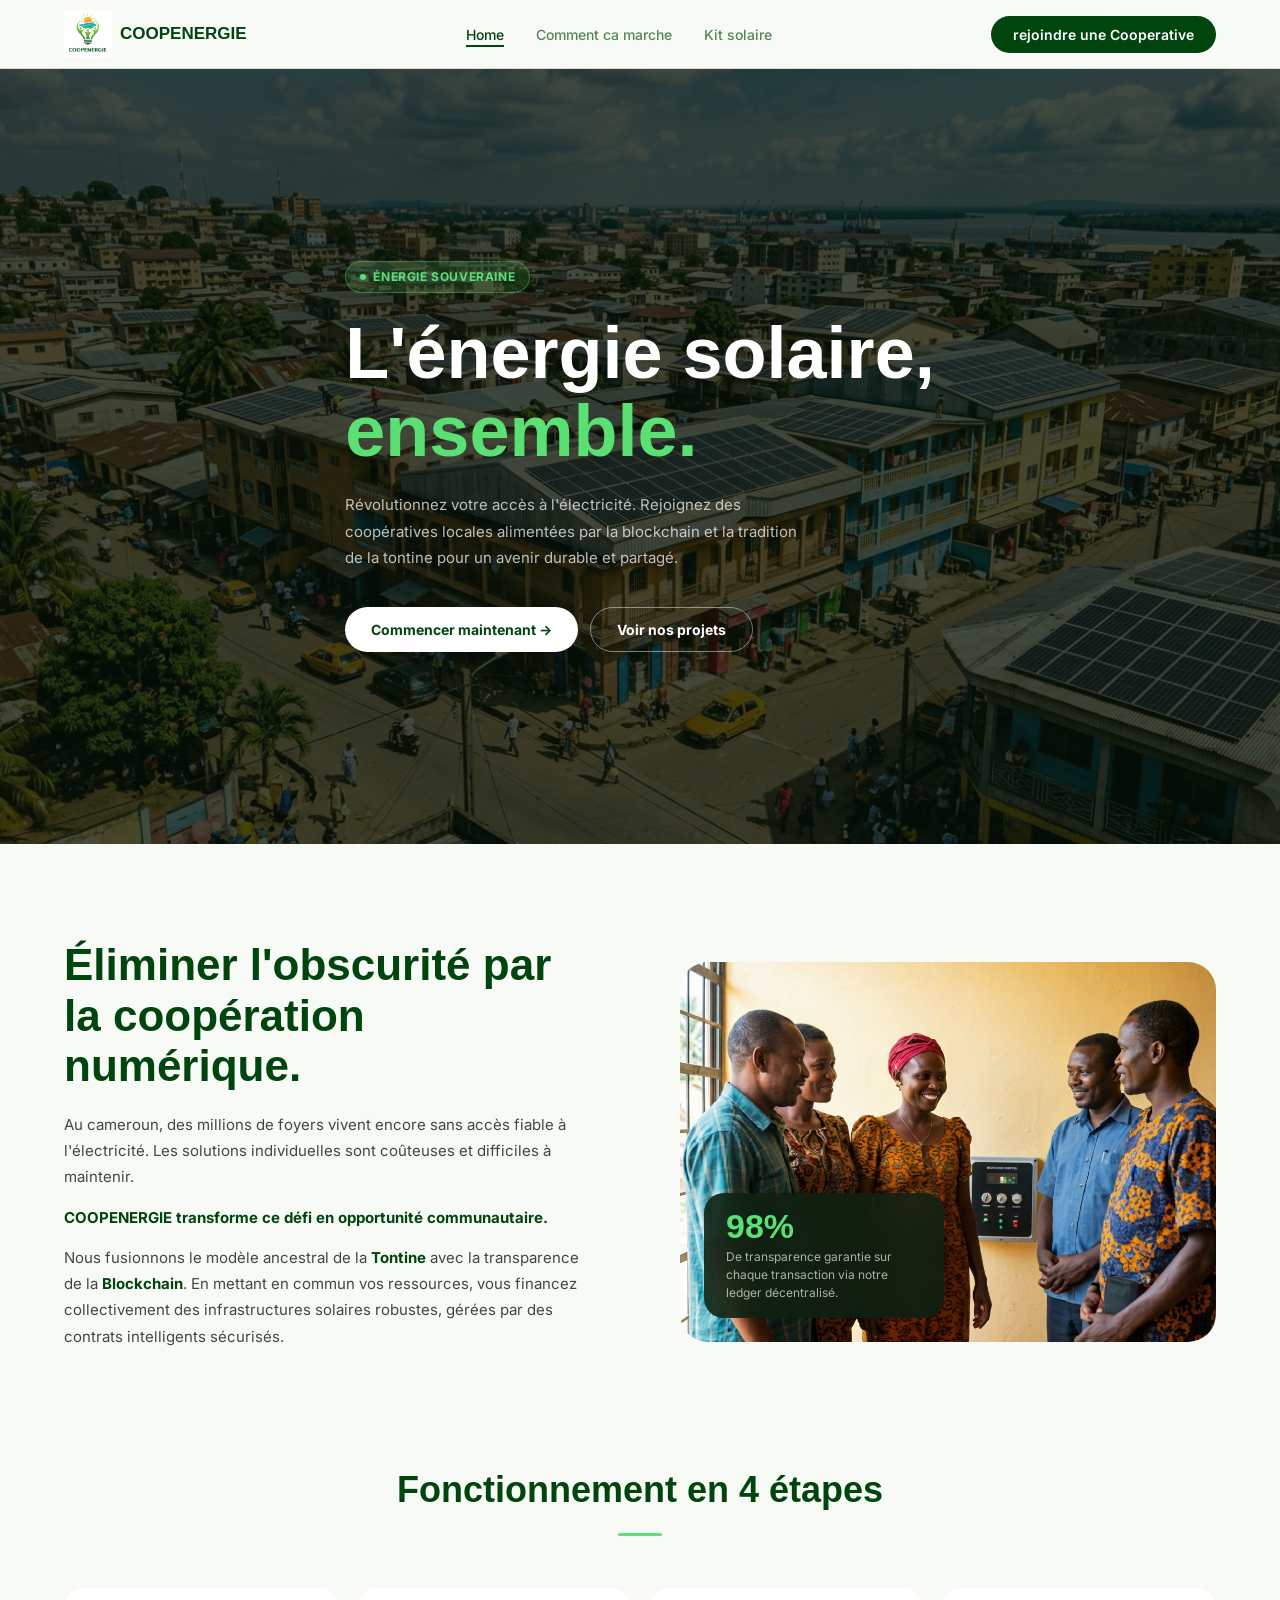
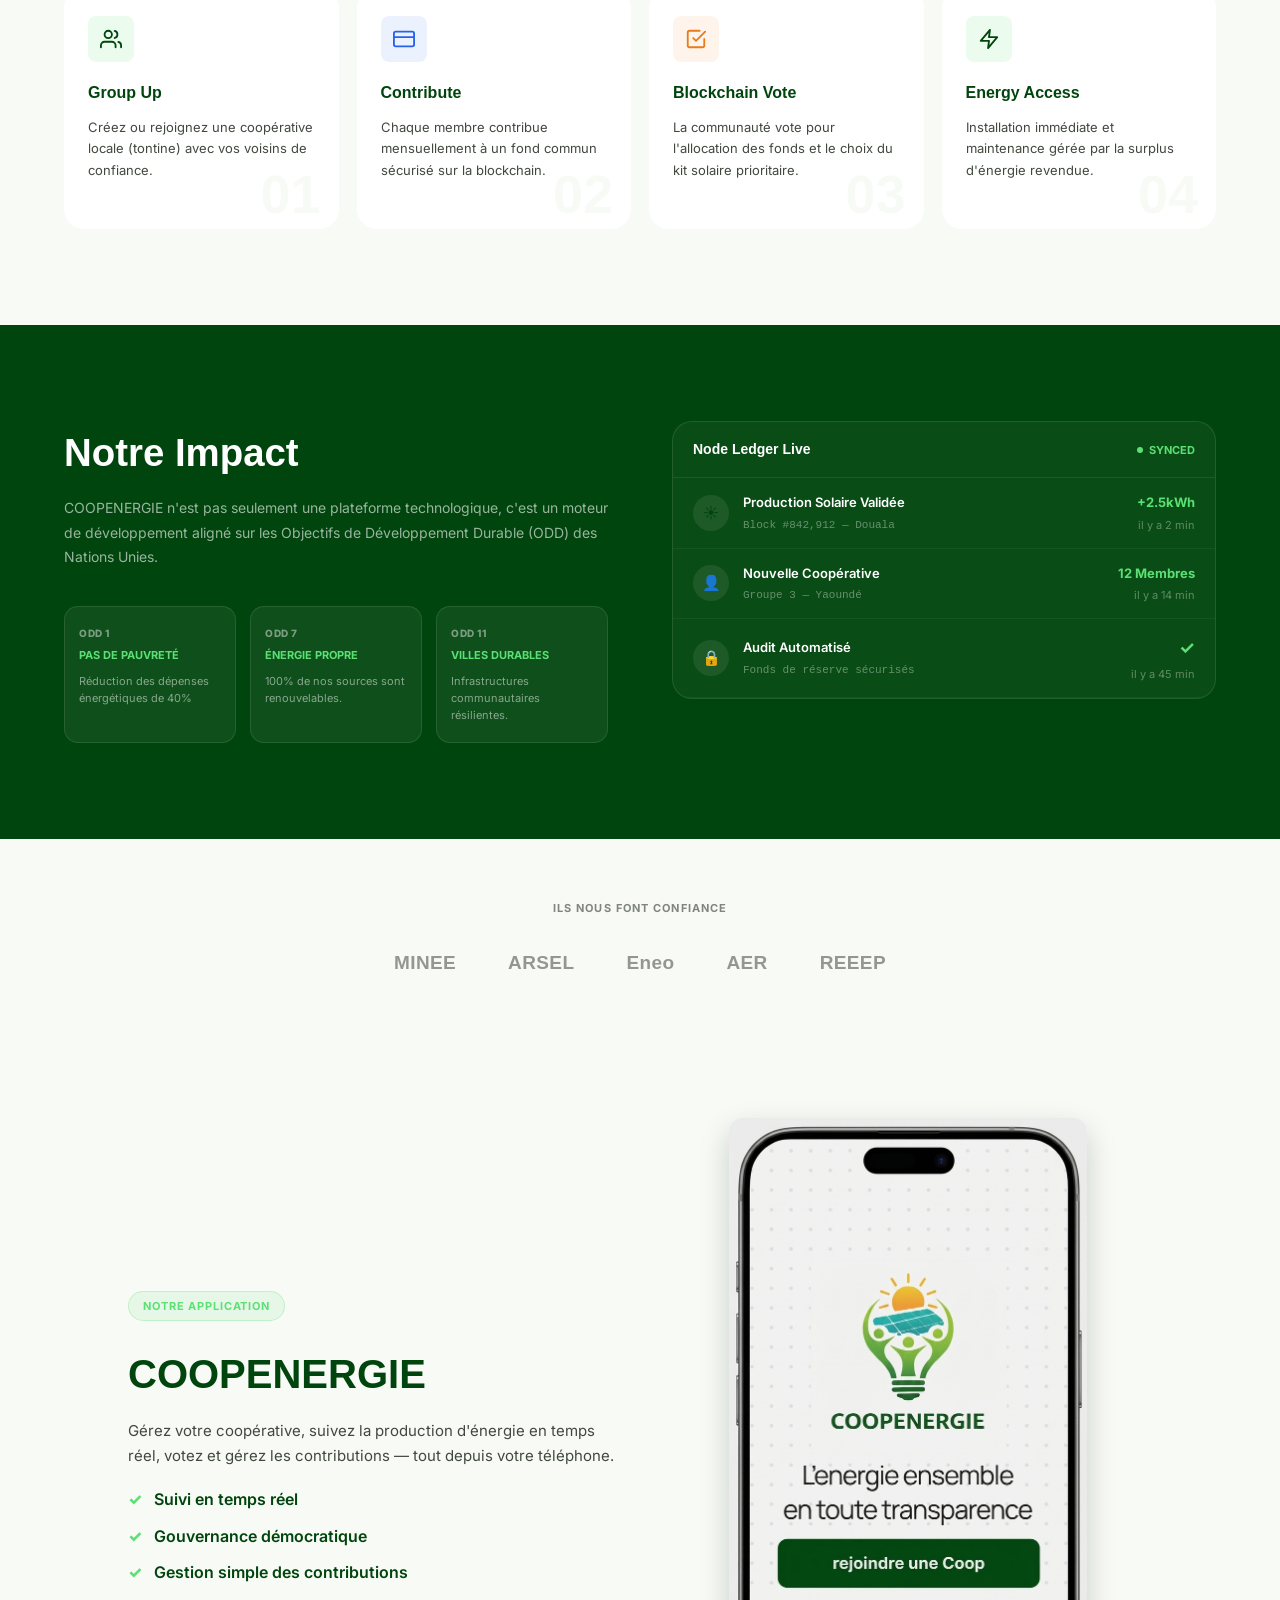
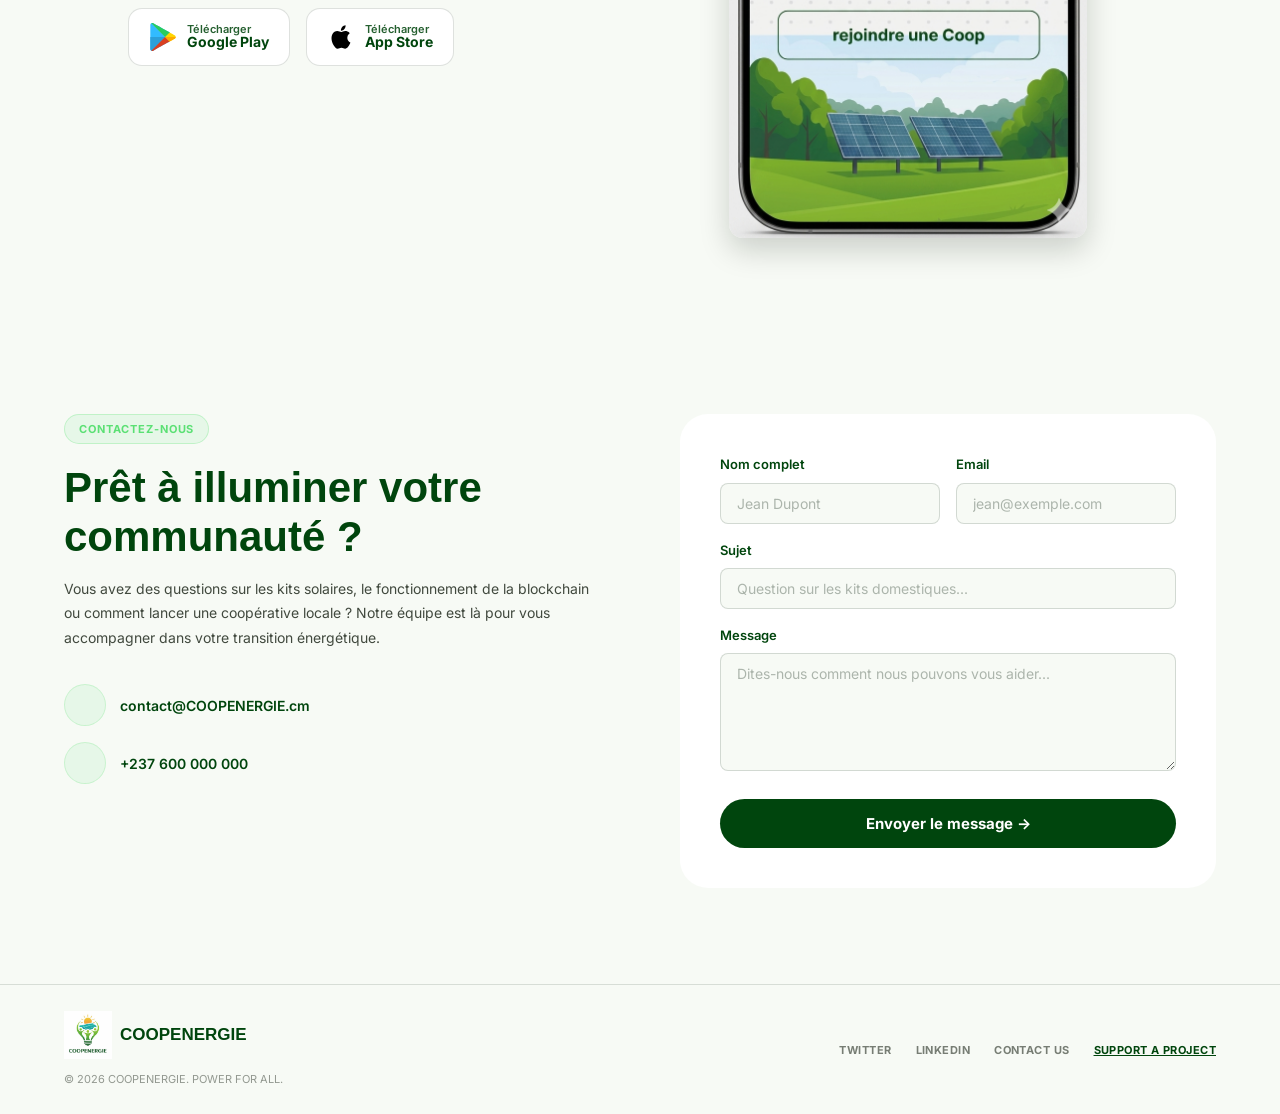
<file: index.html>
<!DOCTYPE html>
<html lang="fr">
<head>
  <meta charset="UTF-8">
  <meta name="viewport" content="width=device-width, initial-scale=1.0">
  <title>COOPENERGIE — L'énergie solaire, ensemble.</title>
  <link rel="preconnect" href="https://fonts.googleapis.com">
  <link href="https://fonts.googleapis.com/css2?family=inter:wght@400;600;700;800&family=Inter:wght@400;500;600;700&display=swap" rel="stylesheet">
  <link rel="stylesheet" href="home/home.css">
</head>
<body>

<!-- NAV -->
<nav>
  <div class="nav-inner">
    <a href="index.html" class="logo">
      <img src="image/logo.jpg" alt="COOPENERGIE" width="48" height="48">
      COOPENERGIE
    </a>
    <ul class="nav-links">
      <li><a href="home.html" class="active">Home</a></li>
      <li><a href="howitworks/howitworks.html">Comment ca marche</a></li>
      <li><a href="kit/kit.html">Kit solaire</a></li>
    </ul>
    <button class="btn-cta-nav">rejoindre une Cooperative</button>
     <button class="nav-toggle" aria-label="Ouvrir le menu" aria-expanded="false">
      <span class="hamburger" aria-hidden="true"></span>
    </button>
  </div>
</nav>

<!-- HERO -->
<section class="hero">
  <img class="hero-bg" src="image/hero.png" alt="Vue aérienne Douala">
  <div class="hero-overlay"></div>
  <div class="hero-content">
    <div class="badge-pill"><span class="badge-dot"></span>Énergie Souveraine</div>
    <h1>L'énergie solaire,<br><span class="green">ensemble.</span></h1>
    <p>Révolutionnez votre accès à l'électricité. Rejoignez des coopératives locales alimentées par la blockchain et la tradition de la tontine pour un avenir durable et partagé.</p>
    <div class="hero-btns">
      <button class="btn btn-white">Commencer maintenant &rarr;</button>
      <button class="btn btn-ghost-white">Voir nos projets</button>
    </div>
  </div>
</section>

<!-- ÉLIMINER -->
<section>
  <div class="wrap">
    <div class="split-grid">
      <div class="split-text">
        <h2>Éliminer l'obscurité par la coopération numérique.</h2>
        <p>Au cameroun, des millions de foyers vivent encore sans accès fiable à l'électricité. Les solutions individuelles sont coûteuses et difficiles à maintenir.</p>
        <p><strong>COOPENERGIE transforme ce défi en opportunité communautaire.</strong></p>
        <p>Nous fusionnons le modèle ancestral de la <strong>Tontine</strong> avec la transparence de la <strong>Blockchain</strong>. En mettant en commun vos ressources, vous financez collectivement des infrastructures solaires robustes, gérées par des contrats intelligents sécurisés.</p>
      </div>
      <div class="img-wrap">
        <img src="image/home.png" alt="Communauté COOPENERGIE" width="540" height="380">
        <div class="float-badge">
          <div class="fb-num">98%</div>
          <div class="fb-label">De transparence garantie sur chaque transaction via notre ledger décentralisé.</div>
        </div>
      </div>
    </div>
  </div>
</section>

<!-- FONCTIONNEMENT 4 ÉTAPES -->
<section style="padding-top: 0;">
  <div class="wrap">
    <div class="steps-head">
      <h2>Fonctionnement en 4 étapes</h2>
    </div>
    <div class="steps-grid">
      <div class="step-card">
        <div class="step-icon" style="background:rgba(91,224,116,.12);">
          <svg width="22" height="22" fill="none" viewBox="0 0 24 24"><path d="M17 21v-2a4 4 0 0 0-4-4H5a4 4 0 0 0-4 4v2" stroke="#00450D" stroke-width="2" stroke-linecap="round"/><circle cx="9" cy="7" r="4" stroke="#00450D" stroke-width="2"/><path d="M23 21v-2a4 4 0 0 0-3-3.87M16 3.13a4 4 0 0 1 0 7.75" stroke="#00450D" stroke-width="2" stroke-linecap="round"/></svg>
        </div>
        <h3>Group Up</h3>
        <p>Créez ou rejoignez une coopérative locale (tontine) avec vos voisins de confiance.</p>
        <span class="step-num">01</span>
      </div>
      <div class="step-card">
        <div class="step-icon" style="background:rgba(59,130,246,.1);">
          <svg width="22" height="22" fill="none" viewBox="0 0 24 24"><rect x="1" y="4" width="22" height="16" rx="2" stroke="#2563eb" stroke-width="2"/><line x1="1" y1="10" x2="23" y2="10" stroke="#2563eb" stroke-width="2"/></svg>
        </div>
        <h3>Contribute</h3>
        <p>Chaque membre contribue mensuellement à un fond commun sécurisé sur la blockchain.</p>
        <span class="step-num">02</span>
      </div>
      <div class="step-card">
        <div class="step-icon" style="background:rgba(251,146,60,.1);">
          <svg width="22" height="22" fill="none" viewBox="0 0 24 24"><path d="M9 11l3 3L22 4" stroke="#ea7b1a" stroke-width="2" stroke-linecap="round" stroke-linejoin="round"/><path d="M21 12v7a2 2 0 0 1-2 2H5a2 2 0 0 1-2-2V5a2 2 0 0 1 2-2h11" stroke="#ea7b1a" stroke-width="2" stroke-linecap="round"/></svg>
        </div>
        <h3>Blockchain Vote</h3>
        <p>La communauté vote pour l'allocation des fonds et le choix du kit solaire prioritaire.</p>
        <span class="step-num">03</span>
      </div>
      <div class="step-card">
        <div class="step-icon" style="background:rgba(91,224,116,.12);">
          <svg width="22" height="22" fill="none" viewBox="0 0 24 24"><path d="M13 2L3 14h9l-1 8 10-12h-9l1-8z" stroke="#00450D" stroke-width="2" stroke-linecap="round" stroke-linejoin="round"/></svg>
        </div>
        <h3>Energy Access</h3>
        <p>Installation immédiate et maintenance gérée par la surplus d'énergie revendue.</p>
        <span class="step-num">04</span>
      </div>
    </div>
  </div>
</section>

<!-- NOTRE IMPACT -->
<div class="impact-wrap">
  <div class="impact-inner">
    <div>
      <h2>Notre Impact</h2>
      <p class="impact-desc">COOPENERGIE n'est pas seulement une plateforme technologique, c'est un moteur de développement aligné sur les Objectifs de Développement Durable (ODD) des Nations Unies.</p>
      <div class="odd-row">
        <div class="odd-card">
          <div class="odd-tag">ODD 1</div>
          <div class="odd-val">PAS DE PAUVRETÉ</div>
          <p>Réduction des dépenses énergétiques de 40%</p>
        </div>
        <div class="odd-card">
          <div class="odd-tag">ODD 7</div>
          <div class="odd-val">ÉNERGIE PROPRE</div>
          <p>100% de nos sources sont renouvelables.</p>
        </div>
        <div class="odd-card">
          <div class="odd-tag">ODD 11</div>
          <div class="odd-val">VILLES DURABLES</div>
          <p>Infrastructures communautaires résilientes.</p>
        </div>
      </div>
    </div>
    <div class="ledger">
      <div class="ledger-hd">
        <span class="ltitle">Node Ledger Live</span>
        <span class="lstatus"><span class="sync-dot"></span> SYNCED</span>
      </div>
      <div class="ledger-row">
        <div class="ledger-icon">☀️</div>
        <div class="ledger-info">
          <div class="ledger-name">Production Solaire Validée</div>
          <div class="ledger-meta">Block #842,912 — Douala</div>
        </div>
        <div class="ledger-val">
          <div class="ledger-amount">+2.5kWh</div>
          <div class="ledger-time">il y a 2 min</div>
        </div>
      </div>
      <div class="ledger-row">
        <div class="ledger-icon">👤</div>
        <div class="ledger-info">
          <div class="ledger-name">Nouvelle Coopérative</div>
          <div class="ledger-meta">Groupe 3 — Yaoundé</div>
        </div>
        <div class="ledger-val">
          <div class="ledger-amount">12 Membres</div>
          <div class="ledger-time">il y a 14 min</div>
        </div>
      </div>
      <div class="ledger-row">
        <div class="ledger-icon">🔒</div>
        <div class="ledger-info">
          <div class="ledger-name">Audit Automatisé</div>
          <div class="ledger-meta">Fonds de réserve sécurisés</div>
        </div>
        <div class="ledger-val">
          <div class="ledger-amount" style="color:#5be074; font-size:18px;">✓</div>
          <div class="ledger-time">il y a 45 min</div>
        </div>
      </div>
    </div>
  </div>
</div>

<!-- PARTNERS -->
<div class="partners-wrap">
  <div class="wrap">
    <div class="ptag">Ils nous font confiance</div>
    <div class="p-logos">
      <span class="p-logo">MINEE</span>
      <span class="p-logo">ARSEL</span>
      <span class="p-logo">Eneo</span>
      <span class="p-logo">AER</span>
      <span class="p-logo">REEEP</span>
    </div>
  </div>
</div>

<!-- NOTRE APPLICATION -->
<section class="app-section">
  <div class="wrap">
    <div class="app-grid">
      <div class="app-content">
        <div class="section-label">Notre Application</div>
        <h2>COOPENERGIE</h2>
        <p class="app-desc">Gérez votre coopérative, suivez la production d'énergie en temps réel, votez et gérez les contributions — tout depuis votre téléphone.</p>
        <ul class="app-advantages">
          <li>Suivi en temps réel</li>
          <li>Gouvernance démocratique</li>
          <li>Gestion simple des contributions</li>
        </ul>
        <div class="store-buttons">
          <a href="#" class="store-btn playstore" aria-label="Télécharger sur Google Play">
            <img src="image/playstore.svg" alt="Google Play" class="store-icon" width="32" height="32" aria-hidden="true">
            <span class="store-text"><small>Télécharger</small><strong>Google Play</strong></span>
          </a>
          <a href="#" class="store-btn appstore" aria-label="Télécharger sur l'App Store">
            <img src="image/apple-logo.svg" alt="App Store" class="store-icon" width="32" height="32" aria-hidden="true">
            <span class="store-text"><small>Télécharger</small><strong>App Store</strong></span>
          </a>
        </div>
      </div>
      <div class="app-media">
        <img src="image/app.png" alt="Capture d'écran de l'application COOPENERGIE" width="200" height="180" style="object-fit: contain; ">
      </div>
    </div>
  </div>
</section>

<!-- CONTACT -->
<section class="contact-section">
  <div class="wrap">
    <div class="contact-grid">
      <div class="contact-info">
        <div class="section-label">Contactez-nous</div>
        <h2>Prêt à illuminer votre communauté&nbsp;?</h2>
        <p>Vous avez des questions sur les kits solaires, le fonctionnement de la blockchain ou comment lancer une coopérative locale&nbsp;? Notre équipe est là pour vous accompagner dans votre transition énergétique.</p>
        <div class="c-detail">
          <div class="c-icon"><i class="fas fa-envelope"></i></div>
          <span class="c-text">contact@COOPENERGIE.cm</span>
        </div>
        <div class="c-detail">
          <div class="c-icon"><i class="fas fa-phone"></i></div>
          <span class="c-text">+237 600 000 000</span>
        </div>
      </div>
      <div class="contact-form">
        <div class="form-row" style="margin-bottom:16px;">
          <div class="fg" style="margin-bottom:0;">
            <label>Nom complet</label>
            <input type="text" placeholder="Jean Dupont">
          </div>
          <div class="fg" style="margin-bottom:0;">
            <label>Email</label>
            <input type="email" placeholder="jean@exemple.com">
          </div>
        </div>
        <div class="fg">
          <label>Sujet</label>
          <input type="text" placeholder="Question sur les kits domestiques...">
        </div>
        <div class="fg">
          <label>Message</label>
          <textarea placeholder="Dites-nous comment nous pouvons vous aider..."></textarea>
        </div>
        <button class="btn-submit">Envoyer le message &#8594;</button>
      </div>
    </div>
  </div>
</section>

<!-- FOOTER -->
<footer>
  <div class="footer-inner">
    <div>
      <a href="home.html" class="logo" style="margin-bottom:5px; display:inline-flex;">
         <img src="image/logo.jpg" alt="COOPENERGIE" width="48" height="48">
        COOPENERGIE
      </a>
      <div class="footer-cr">© 2026 COOPENERGIE. POWER FOR ALL.</div>
    </div>
    <div class="footer-links">
      <a href="#">TWITTER</a>
      <a href="#">LINKEDIN</a>
      <a href="#">CONTACT US</a>
      <a href="#" class="hl">SUPPORT A PROJECT</a>
    </div>
  </div>
</footer>

<script>
(function(){
  var nav = document.querySelector('nav');
  if(!nav) return;
  var toggle = nav.querySelector('.nav-toggle');
  if(!toggle) return;
  toggle.addEventListener('click', function(e){
    var open = nav.classList.toggle('nav-open');
    toggle.setAttribute('aria-expanded', open ? 'true' : 'false');
  });
  document.addEventListener('click', function(e){
    if(!nav.classList.contains('nav-open')) return;
    if(!nav.contains(e.target)){
      nav.classList.remove('nav-open');
      toggle.setAttribute('aria-expanded','false');
    }
  });
  nav.querySelectorAll('.nav-links a').forEach(function(a){ a.addEventListener('click', function(){ nav.classList.remove('nav-open'); toggle.setAttribute('aria-expanded','false'); }); });
})();
</script>

</body>
</html>
</file>
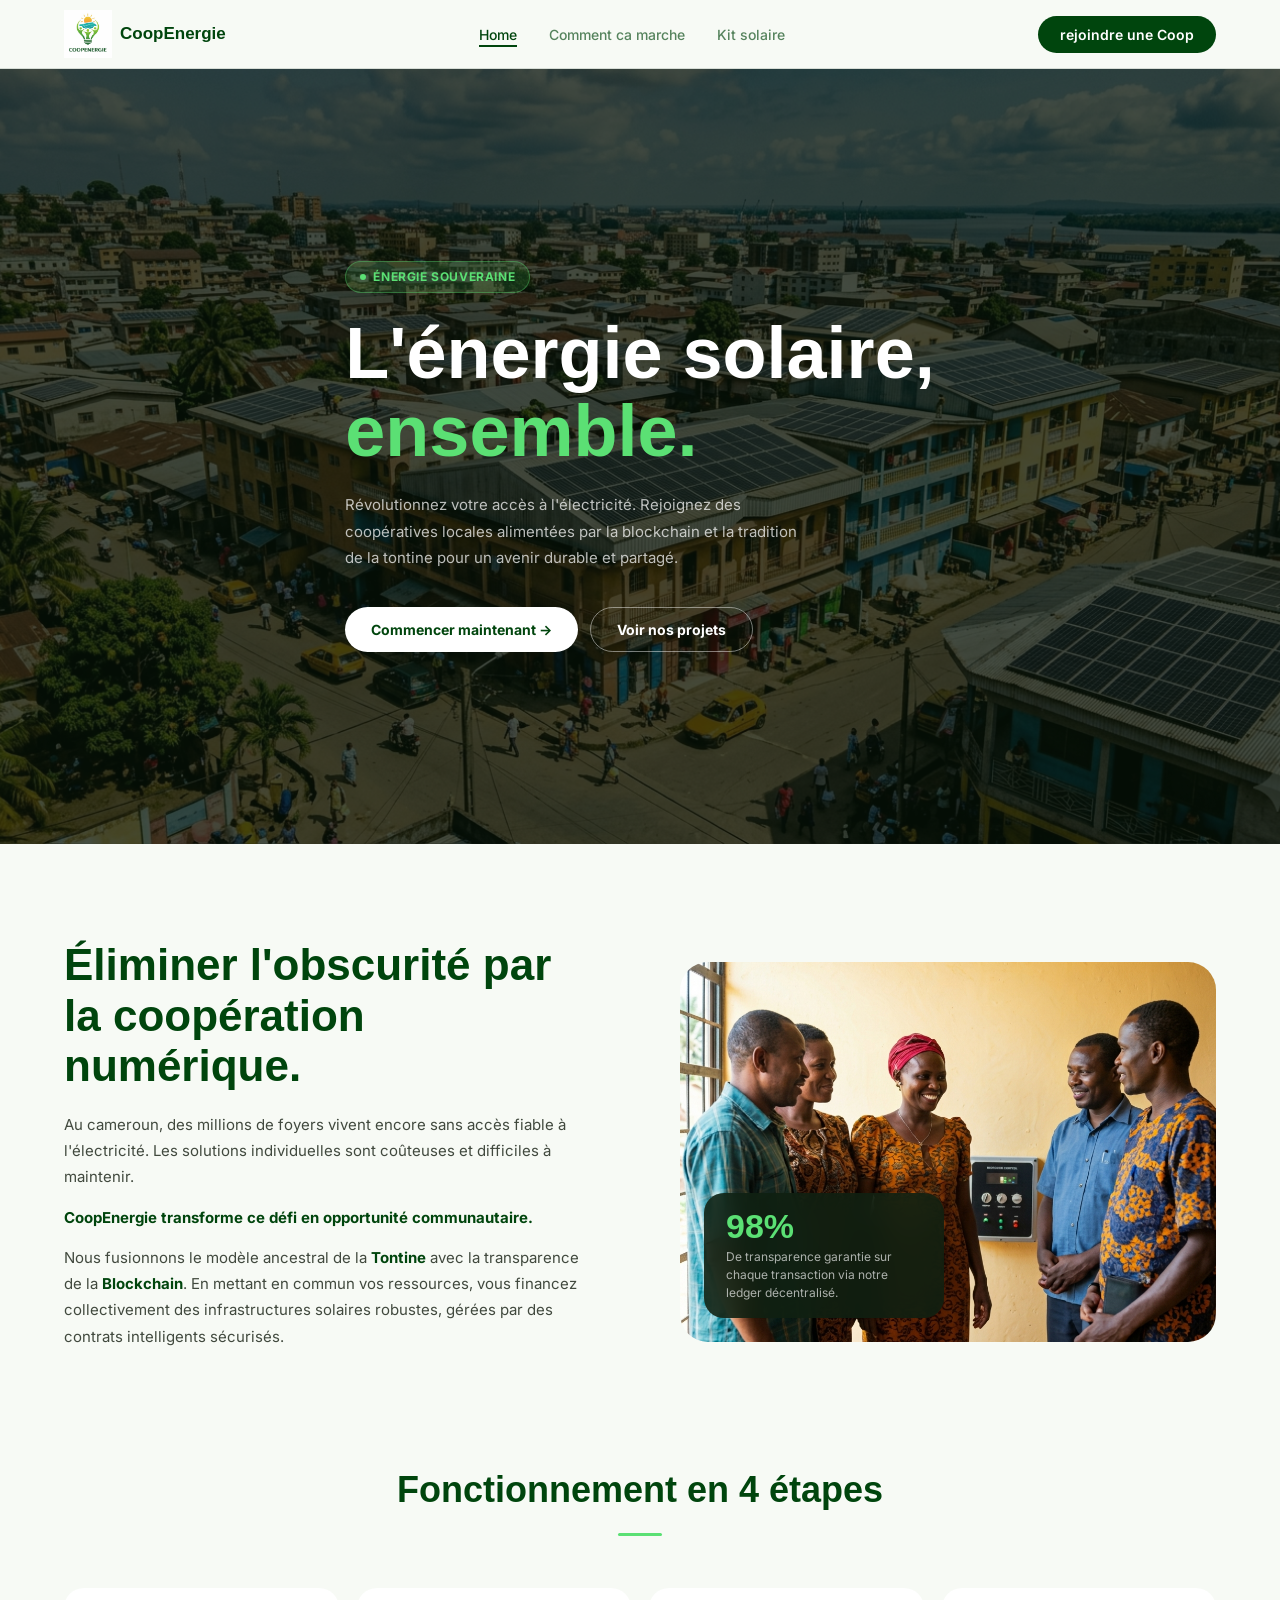
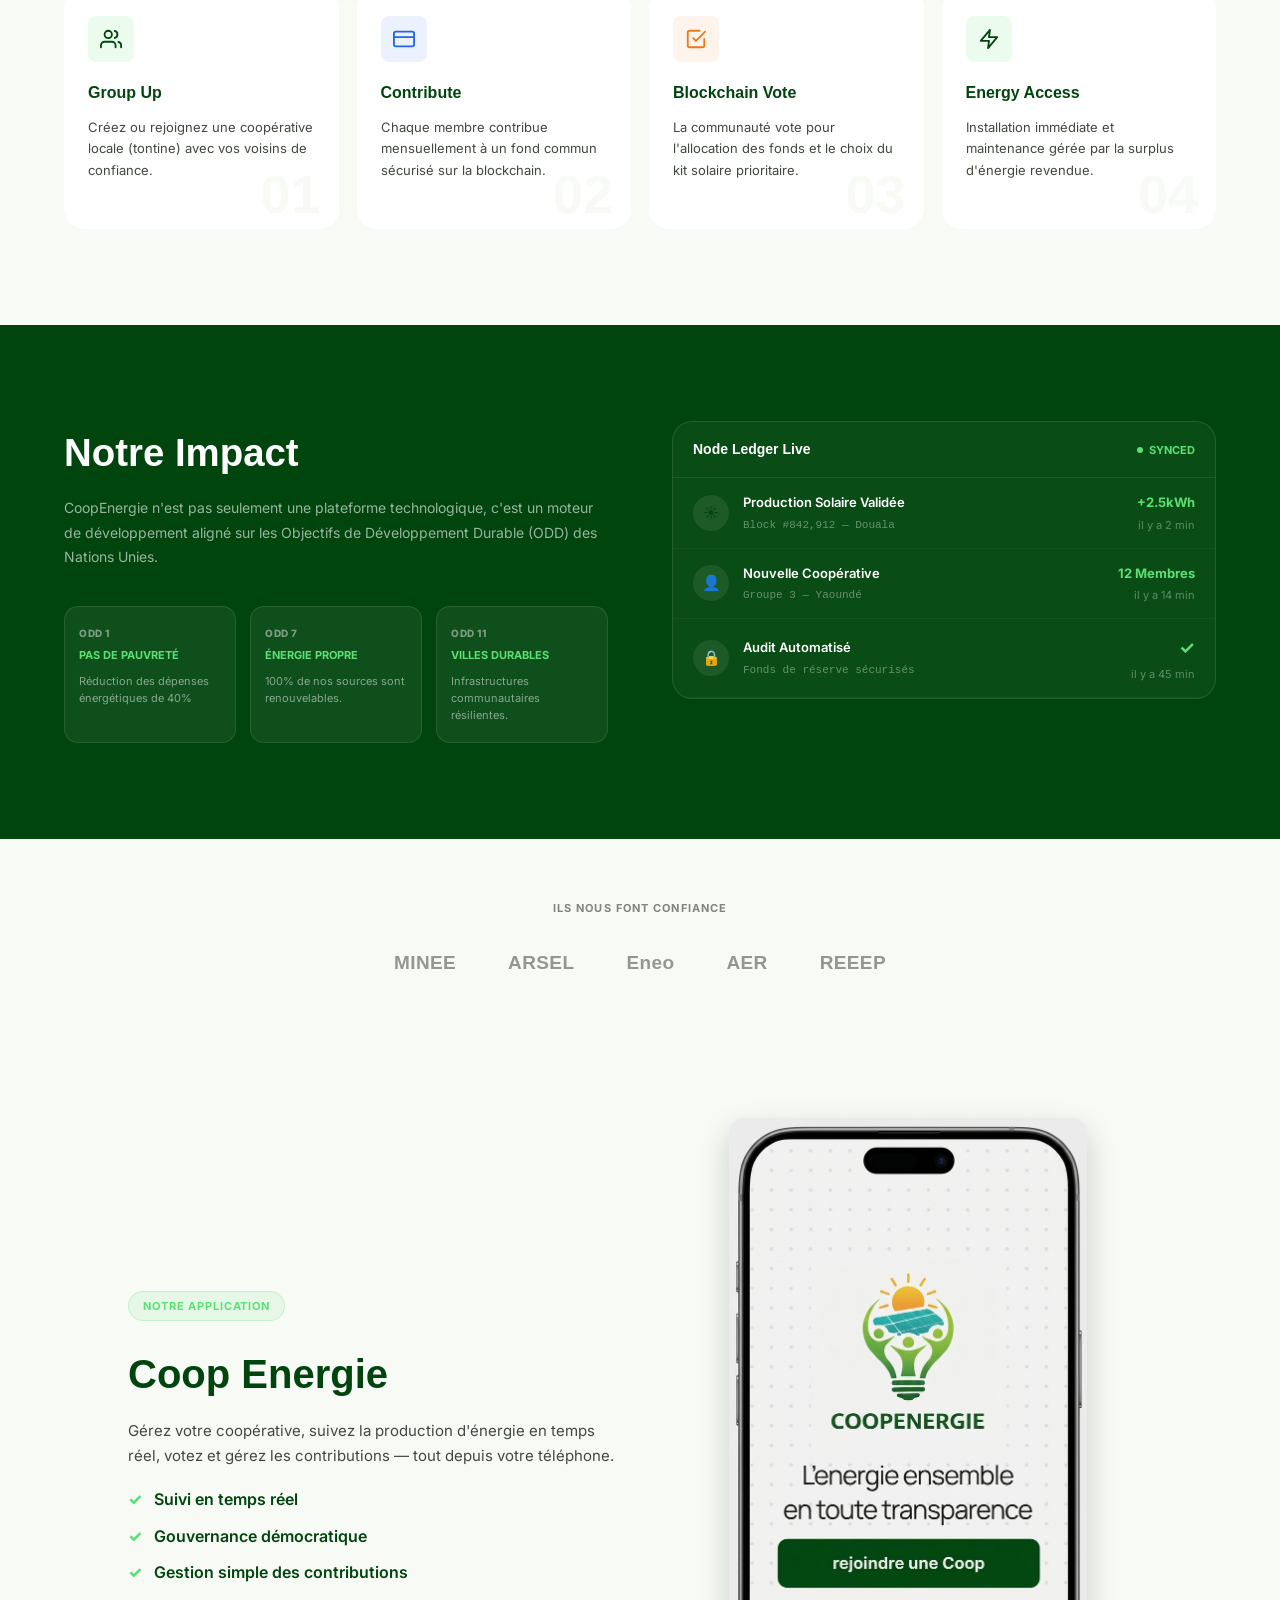
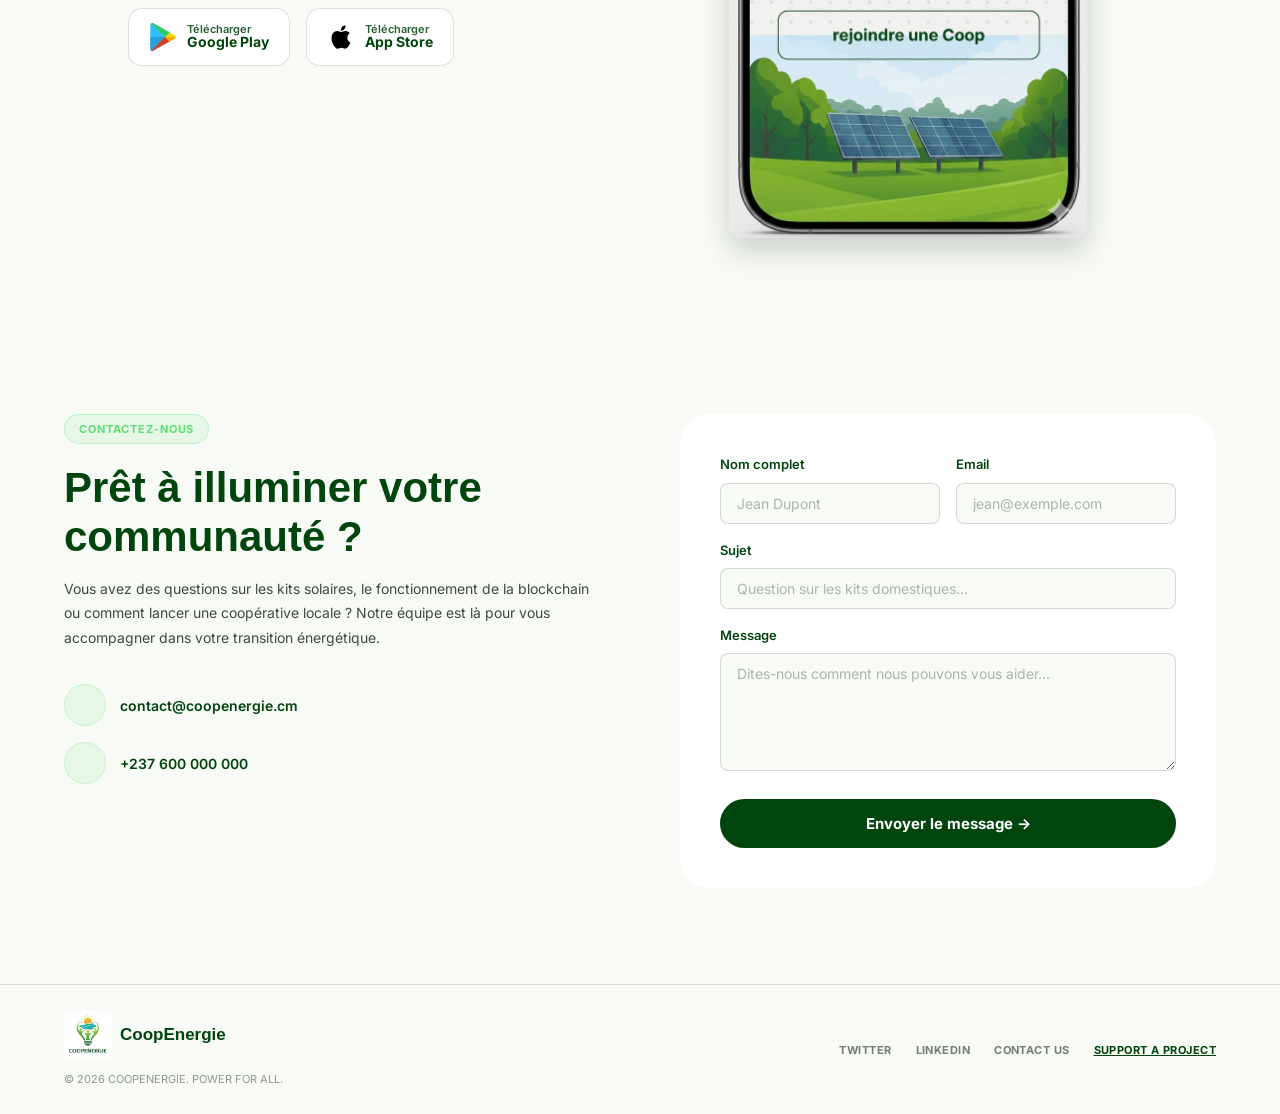
<file: home.html>
<!DOCTYPE html>
<html lang="fr">
<head>
  <meta charset="UTF-8">
  <meta name="viewport" content="width=device-width, initial-scale=1.0">
  <title>CoopEnergie — L'énergie solaire, ensemble.</title>
  <link rel="preconnect" href="https://fonts.googleapis.com">
  <link href="https://fonts.googleapis.com/css2?family=inter:wght@400;600;700;800&family=Inter:wght@400;500;600;700&display=swap" rel="stylesheet">
  <link rel="stylesheet" href="home/home.css">
</head>
<body>

<!-- NAV -->
<nav>
  <div class="nav-inner">
    <a href="home.html" class="logo">
      <img src="image/logo.jpg" alt="CoopEnergie" width="48" height="48">
      CoopEnergie
    </a>
    <button class="nav-toggle" aria-label="Ouvrir le menu" aria-expanded="false">
      <span class="hamburger" aria-hidden="true"></span>
    </button>
    <ul class="nav-links">
      <li><a href="home.html" class="active">Home</a></li>
      <li><a href="howitworks/howitworks.html">Comment ca marche</a></li>
      <li><a href="kit/kit.html">Kit solaire</a></li>
    </ul>
    <button class="btn-cta-nav">rejoindre une Coop</button>
  </div>
</nav>

<!-- HERO -->
<section class="hero">
  <img class="hero-bg" src="image/hero.png" alt="Vue aérienne Douala">
  <div class="hero-overlay"></div>
  <div class="hero-content">
    <div class="badge-pill"><span class="badge-dot"></span>Énergie Souveraine</div>
    <h1>L'énergie solaire,<br><span class="green">ensemble.</span></h1>
    <p>Révolutionnez votre accès à l'électricité. Rejoignez des coopératives locales alimentées par la blockchain et la tradition de la tontine pour un avenir durable et partagé.</p>
    <div class="hero-btns">
      <button class="btn btn-white">Commencer maintenant &rarr;</button>
      <button class="btn btn-ghost-white">Voir nos projets</button>
    </div>
  </div>
</section>

<!-- ÉLIMINER -->
<section>
  <div class="wrap">
    <div class="split-grid">
      <div class="split-text">
        <h2>Éliminer l'obscurité par la coopération numérique.</h2>
        <p>Au cameroun, des millions de foyers vivent encore sans accès fiable à l'électricité. Les solutions individuelles sont coûteuses et difficiles à maintenir.</p>
        <p><strong>CoopEnergie transforme ce défi en opportunité communautaire.</strong></p>
        <p>Nous fusionnons le modèle ancestral de la <strong>Tontine</strong> avec la transparence de la <strong>Blockchain</strong>. En mettant en commun vos ressources, vous financez collectivement des infrastructures solaires robustes, gérées par des contrats intelligents sécurisés.</p>
      </div>
      <div class="img-wrap">
        <img src="image/home.png" alt="Communauté CoopEnergie" width="540" height="380">
        <div class="float-badge">
          <div class="fb-num">98%</div>
          <div class="fb-label">De transparence garantie sur chaque transaction via notre ledger décentralisé.</div>
        </div>
      </div>
    </div>
  </div>
</section>

<!-- FONCTIONNEMENT 4 ÉTAPES -->
<section style="padding-top: 0;">
  <div class="wrap">
    <div class="steps-head">
      <h2>Fonctionnement en 4 étapes</h2>
    </div>
    <div class="steps-grid">
      <div class="step-card">
        <div class="step-icon" style="background:rgba(91,224,116,.12);">
          <svg width="22" height="22" fill="none" viewBox="0 0 24 24"><path d="M17 21v-2a4 4 0 0 0-4-4H5a4 4 0 0 0-4 4v2" stroke="#00450D" stroke-width="2" stroke-linecap="round"/><circle cx="9" cy="7" r="4" stroke="#00450D" stroke-width="2"/><path d="M23 21v-2a4 4 0 0 0-3-3.87M16 3.13a4 4 0 0 1 0 7.75" stroke="#00450D" stroke-width="2" stroke-linecap="round"/></svg>
        </div>
        <h3>Group Up</h3>
        <p>Créez ou rejoignez une coopérative locale (tontine) avec vos voisins de confiance.</p>
        <span class="step-num">01</span>
      </div>
      <div class="step-card">
        <div class="step-icon" style="background:rgba(59,130,246,.1);">
          <svg width="22" height="22" fill="none" viewBox="0 0 24 24"><rect x="1" y="4" width="22" height="16" rx="2" stroke="#2563eb" stroke-width="2"/><line x1="1" y1="10" x2="23" y2="10" stroke="#2563eb" stroke-width="2"/></svg>
        </div>
        <h3>Contribute</h3>
        <p>Chaque membre contribue mensuellement à un fond commun sécurisé sur la blockchain.</p>
        <span class="step-num">02</span>
      </div>
      <div class="step-card">
        <div class="step-icon" style="background:rgba(251,146,60,.1);">
          <svg width="22" height="22" fill="none" viewBox="0 0 24 24"><path d="M9 11l3 3L22 4" stroke="#ea7b1a" stroke-width="2" stroke-linecap="round" stroke-linejoin="round"/><path d="M21 12v7a2 2 0 0 1-2 2H5a2 2 0 0 1-2-2V5a2 2 0 0 1 2-2h11" stroke="#ea7b1a" stroke-width="2" stroke-linecap="round"/></svg>
        </div>
        <h3>Blockchain Vote</h3>
        <p>La communauté vote pour l'allocation des fonds et le choix du kit solaire prioritaire.</p>
        <span class="step-num">03</span>
      </div>
      <div class="step-card">
        <div class="step-icon" style="background:rgba(91,224,116,.12);">
          <svg width="22" height="22" fill="none" viewBox="0 0 24 24"><path d="M13 2L3 14h9l-1 8 10-12h-9l1-8z" stroke="#00450D" stroke-width="2" stroke-linecap="round" stroke-linejoin="round"/></svg>
        </div>
        <h3>Energy Access</h3>
        <p>Installation immédiate et maintenance gérée par la surplus d'énergie revendue.</p>
        <span class="step-num">04</span>
      </div>
    </div>
  </div>
</section>

<!-- NOTRE IMPACT -->
<div class="impact-wrap">
  <div class="impact-inner">
    <div>
      <h2>Notre Impact</h2>
      <p class="impact-desc">CoopEnergie n'est pas seulement une plateforme technologique, c'est un moteur de développement aligné sur les Objectifs de Développement Durable (ODD) des Nations Unies.</p>
      <div class="odd-row">
        <div class="odd-card">
          <div class="odd-tag">ODD 1</div>
          <div class="odd-val">PAS DE PAUVRETÉ</div>
          <p>Réduction des dépenses énergétiques de 40%</p>
        </div>
        <div class="odd-card">
          <div class="odd-tag">ODD 7</div>
          <div class="odd-val">ÉNERGIE PROPRE</div>
          <p>100% de nos sources sont renouvelables.</p>
        </div>
        <div class="odd-card">
          <div class="odd-tag">ODD 11</div>
          <div class="odd-val">VILLES DURABLES</div>
          <p>Infrastructures communautaires résilientes.</p>
        </div>
      </div>
    </div>
    <div class="ledger">
      <div class="ledger-hd">
        <span class="ltitle">Node Ledger Live</span>
        <span class="lstatus"><span class="sync-dot"></span> SYNCED</span>
      </div>
      <div class="ledger-row">
        <div class="ledger-icon">☀️</div>
        <div class="ledger-info">
          <div class="ledger-name">Production Solaire Validée</div>
          <div class="ledger-meta">Block #842,912 — Douala</div>
        </div>
        <div class="ledger-val">
          <div class="ledger-amount">+2.5kWh</div>
          <div class="ledger-time">il y a 2 min</div>
        </div>
      </div>
      <div class="ledger-row">
        <div class="ledger-icon">👤</div>
        <div class="ledger-info">
          <div class="ledger-name">Nouvelle Coopérative</div>
          <div class="ledger-meta">Groupe 3 — Yaoundé</div>
        </div>
        <div class="ledger-val">
          <div class="ledger-amount">12 Membres</div>
          <div class="ledger-time">il y a 14 min</div>
        </div>
      </div>
      <div class="ledger-row">
        <div class="ledger-icon">🔒</div>
        <div class="ledger-info">
          <div class="ledger-name">Audit Automatisé</div>
          <div class="ledger-meta">Fonds de réserve sécurisés</div>
        </div>
        <div class="ledger-val">
          <div class="ledger-amount" style="color:#5be074; font-size:18px;">✓</div>
          <div class="ledger-time">il y a 45 min</div>
        </div>
      </div>
    </div>
  </div>
</div>

<!-- PARTNERS -->
<div class="partners-wrap">
  <div class="wrap">
    <div class="ptag">Ils nous font confiance</div>
    <div class="p-logos">
      <span class="p-logo">MINEE</span>
      <span class="p-logo">ARSEL</span>
      <span class="p-logo">Eneo</span>
      <span class="p-logo">AER</span>
      <span class="p-logo">REEEP</span>
    </div>
  </div>
</div>

<!-- NOTRE APPLICATION -->
<section class="app-section">
  <div class="wrap">
    <div class="app-grid">
      <div class="app-content">
        <div class="section-label">Notre Application</div>
        <h2>Coop Energie</h2>
        <p class="app-desc">Gérez votre coopérative, suivez la production d'énergie en temps réel, votez et gérez les contributions — tout depuis votre téléphone.</p>
        <ul class="app-advantages">
          <li>Suivi en temps réel</li>
          <li>Gouvernance démocratique</li>
          <li>Gestion simple des contributions</li>
        </ul>
        <div class="store-buttons">
          <a href="#" class="store-btn playstore" aria-label="Télécharger sur Google Play">
            <img src="image/playstore.svg" alt="Google Play" class="store-icon" width="32" height="32" aria-hidden="true">
            <span class="store-text"><small>Télécharger</small><strong>Google Play</strong></span>
          </a>
          <a href="#" class="store-btn appstore" aria-label="Télécharger sur l'App Store">
            <img src="image/apple-logo.svg" alt="App Store" class="store-icon" width="32" height="32" aria-hidden="true">
            <span class="store-text"><small>Télécharger</small><strong>App Store</strong></span>
          </a>
        </div>
      </div>
      <div class="app-media">
        <img src="image/app.png" alt="Capture d'écran de l'application Coop Energie" width="200" height="180" style="object-fit: contain; ">
      </div>
    </div>
  </div>
</section>

<!-- CONTACT -->
<section class="contact-section">
  <div class="wrap">
    <div class="contact-grid">
      <div class="contact-info">
        <div class="section-label">Contactez-nous</div>
        <h2>Prêt à illuminer votre communauté&nbsp;?</h2>
        <p>Vous avez des questions sur les kits solaires, le fonctionnement de la blockchain ou comment lancer une coopérative locale&nbsp;? Notre équipe est là pour vous accompagner dans votre transition énergétique.</p>
        <div class="c-detail">
          <div class="c-icon"><i class="fas fa-envelope"></i></div>
          <span class="c-text">contact@coopenergie.cm</span>
        </div>
        <div class="c-detail">
          <div class="c-icon"><i class="fas fa-phone"></i></div>
          <span class="c-text">+237 600 000 000</span>
        </div>
      </div>
      <div class="contact-form">
        <div class="form-row" style="margin-bottom:16px;">
          <div class="fg" style="margin-bottom:0;">
            <label>Nom complet</label>
            <input type="text" placeholder="Jean Dupont">
          </div>
          <div class="fg" style="margin-bottom:0;">
            <label>Email</label>
            <input type="email" placeholder="jean@exemple.com">
          </div>
        </div>
        <div class="fg">
          <label>Sujet</label>
          <input type="text" placeholder="Question sur les kits domestiques...">
        </div>
        <div class="fg">
          <label>Message</label>
          <textarea placeholder="Dites-nous comment nous pouvons vous aider..."></textarea>
        </div>
        <button class="btn-submit">Envoyer le message &#8594;</button>
      </div>
    </div>
  </div>
</section>

<!-- FOOTER -->
<footer>
  <div class="footer-inner">
    <div>
      <a href="home.html" class="logo" style="margin-bottom:5px; display:inline-flex;">
         <img src="image/logo.jpg" alt="CoopEnergie" width="48" height="48">
        CoopEnergie
      </a>
      <div class="footer-cr">© 2026 COOPENERGIE. POWER FOR ALL.</div>
    </div>
    <div class="footer-links">
      <a href="#">TWITTER</a>
      <a href="#">LINKEDIN</a>
      <a href="#">CONTACT US</a>
      <a href="#" class="hl">SUPPORT A PROJECT</a>
    </div>
  </div>
</footer>

<script>
(function(){
  var nav = document.querySelector('nav');
  if(!nav) return;
  var toggle = nav.querySelector('.nav-toggle');
  if(!toggle) return;
  toggle.addEventListener('click', function(e){
    var open = nav.classList.toggle('nav-open');
    toggle.setAttribute('aria-expanded', open ? 'true' : 'false');
  });
  document.addEventListener('click', function(e){
    if(!nav.classList.contains('nav-open')) return;
    if(!nav.contains(e.target)){
      nav.classList.remove('nav-open');
      toggle.setAttribute('aria-expanded','false');
    }
  });
  nav.querySelectorAll('.nav-links a').forEach(function(a){ a.addEventListener('click', function(){ nav.classList.remove('nav-open'); toggle.setAttribute('aria-expanded','false'); }); });
})();
</script>

</body>
</html>
</file>
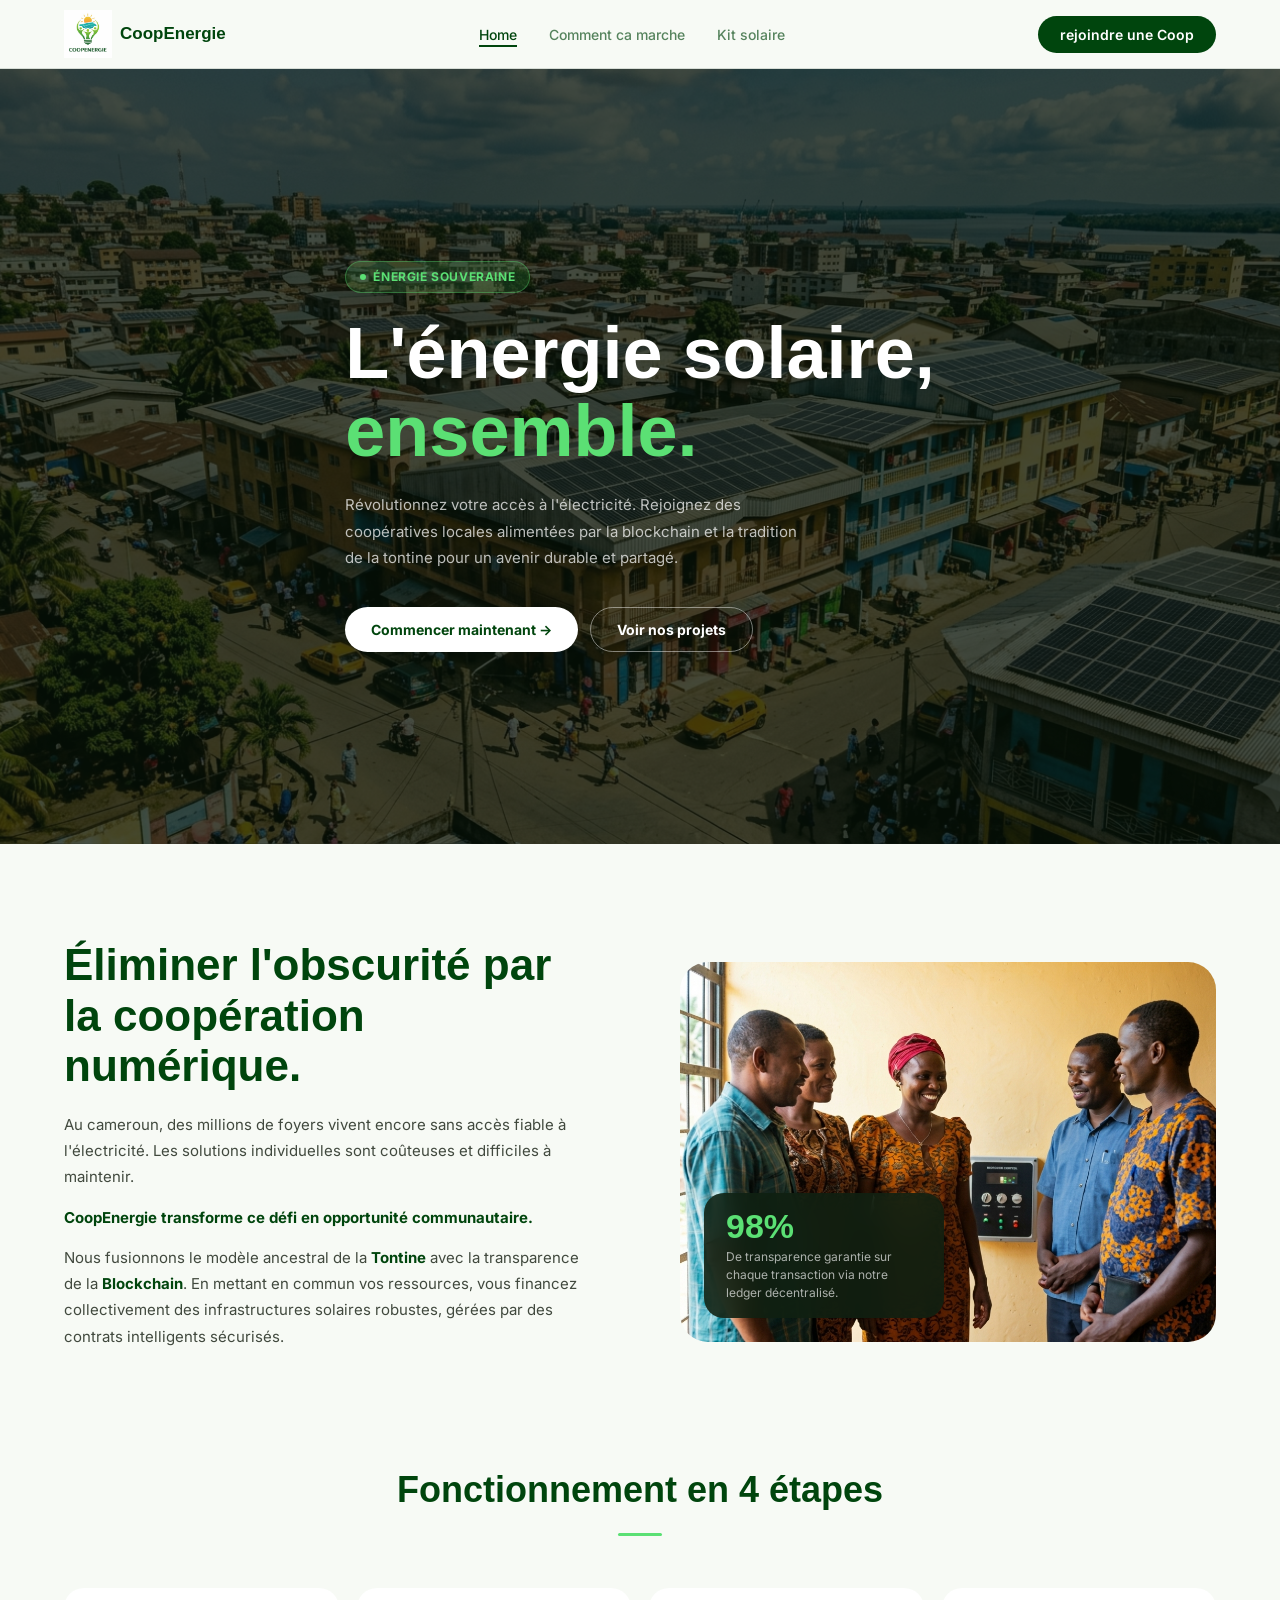
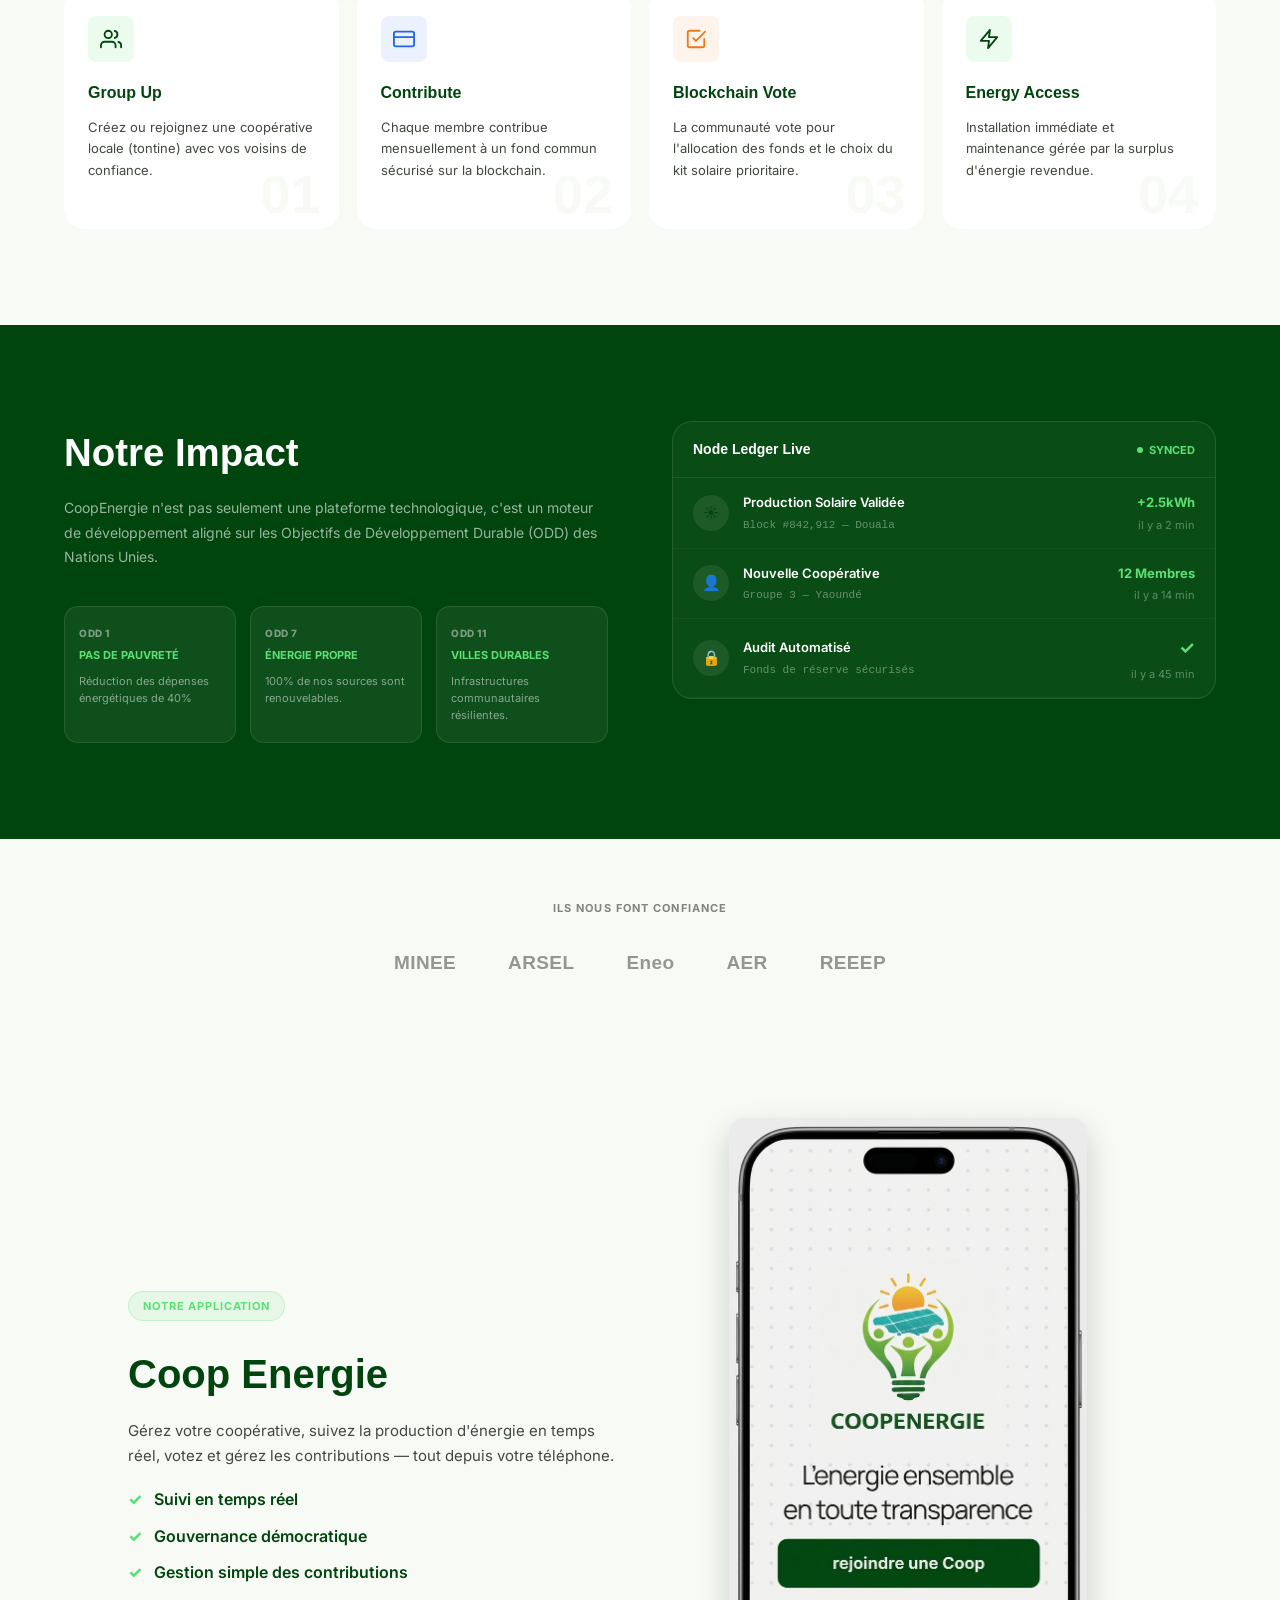
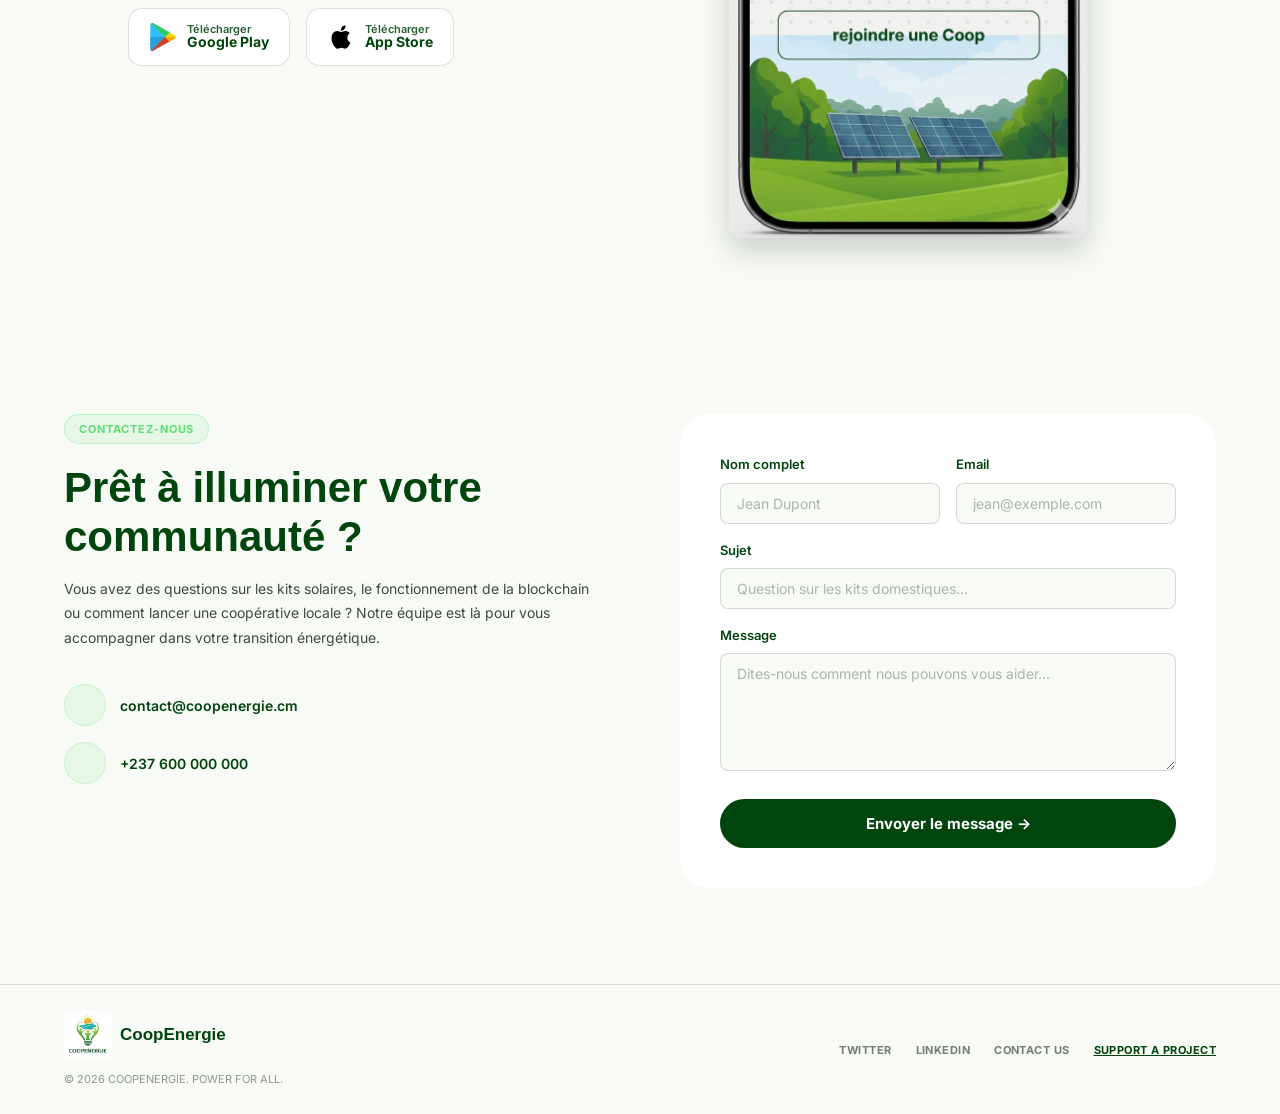
<file: home/home.html>
<!DOCTYPE html>
<html lang="fr">
<head>
  <meta charset="UTF-8">
  <meta name="viewport" content="width=device-width, initial-scale=1.0">
  <title>CoopEnergie — L'énergie solaire, ensemble.</title>
  <link rel="preconnect" href="https://fonts.googleapis.com">
  <link href="https://fonts.googleapis.com/css2?family=inter:wght@400;600;700;800&family=Inter:wght@400;500;600;700&display=swap" rel="stylesheet">
  <link rel="stylesheet" href="home.css">
</head>
<body>

<!-- NAV -->
<nav>
  <div class="nav-inner">
    <a href="home.html" class="logo">
      <img src="../image/logo.jpg" alt="CoopEnergie" width="48" height="48">
      CoopEnergie
    </a>
    <button class="nav-toggle" aria-label="Ouvrir le menu" aria-expanded="false">
      <span class="hamburger" aria-hidden="true"></span>
    </button>
    <ul class="nav-links">
      <li><a href="home.html" class="active">Home</a></li>
      <li><a href="../howitworks/howitworks.html">Comment ca marche</a></li>
      <li><a href="../kit/kit.html">Kit solaire</a></li>
    </ul>
    <button class="btn-cta-nav">rejoindre une Coop</button>
  </div>
</nav>

<!-- HERO -->
<section class="hero">
  <img class="hero-bg" src="../image/hero.png" alt="Vue aérienne Douala">
  <div class="hero-overlay"></div>
  <div class="hero-content">
    <div class="badge-pill"><span class="badge-dot"></span>Énergie Souveraine</div>
    <h1>L'énergie solaire,<br><span class="green">ensemble.</span></h1>
    <p>Révolutionnez votre accès à l'électricité. Rejoignez des coopératives locales alimentées par la blockchain et la tradition de la tontine pour un avenir durable et partagé.</p>
    <div class="hero-btns">
      <button class="btn btn-white">Commencer maintenant &rarr;</button>
      <button class="btn btn-ghost-white">Voir nos projets</button>
    </div>
  </div>
</section>

<!-- ÉLIMINER -->
<section>
  <div class="wrap">
    <div class="split-grid">
      <div class="split-text">
        <h2>Éliminer l'obscurité par la coopération numérique.</h2>
        <p>Au cameroun, des millions de foyers vivent encore sans accès fiable à l'électricité. Les solutions individuelles sont coûteuses et difficiles à maintenir.</p>
        <p><strong>CoopEnergie transforme ce défi en opportunité communautaire.</strong></p>
        <p>Nous fusionnons le modèle ancestral de la <strong>Tontine</strong> avec la transparence de la <strong>Blockchain</strong>. En mettant en commun vos ressources, vous financez collectivement des infrastructures solaires robustes, gérées par des contrats intelligents sécurisés.</p>
      </div>
      <div class="img-wrap">
        <img src="../image/home.png" alt="Communauté CoopEnergie" width="540" height="380">
        <div class="float-badge">
          <div class="fb-num">98%</div>
          <div class="fb-label">De transparence garantie sur chaque transaction via notre ledger décentralisé.</div>
        </div>
      </div>
    </div>
  </div>
</section>

<!-- FONCTIONNEMENT 4 ÉTAPES -->
<section style="padding-top: 0;">
  <div class="wrap">
    <div class="steps-head">
      <h2>Fonctionnement en 4 étapes</h2>
    </div>
    <div class="steps-grid">
      <div class="step-card">
        <div class="step-icon" style="background:rgba(91,224,116,.12);">
          <svg width="22" height="22" fill="none" viewBox="0 0 24 24"><path d="M17 21v-2a4 4 0 0 0-4-4H5a4 4 0 0 0-4 4v2" stroke="#00450D" stroke-width="2" stroke-linecap="round"/><circle cx="9" cy="7" r="4" stroke="#00450D" stroke-width="2"/><path d="M23 21v-2a4 4 0 0 0-3-3.87M16 3.13a4 4 0 0 1 0 7.75" stroke="#00450D" stroke-width="2" stroke-linecap="round"/></svg>
        </div>
        <h3>Group Up</h3>
        <p>Créez ou rejoignez une coopérative locale (tontine) avec vos voisins de confiance.</p>
        <span class="step-num">01</span>
      </div>
      <div class="step-card">
        <div class="step-icon" style="background:rgba(59,130,246,.1);">
          <svg width="22" height="22" fill="none" viewBox="0 0 24 24"><rect x="1" y="4" width="22" height="16" rx="2" stroke="#2563eb" stroke-width="2"/><line x1="1" y1="10" x2="23" y2="10" stroke="#2563eb" stroke-width="2"/></svg>
        </div>
        <h3>Contribute</h3>
        <p>Chaque membre contribue mensuellement à un fond commun sécurisé sur la blockchain.</p>
        <span class="step-num">02</span>
      </div>
      <div class="step-card">
        <div class="step-icon" style="background:rgba(251,146,60,.1);">
          <svg width="22" height="22" fill="none" viewBox="0 0 24 24"><path d="M9 11l3 3L22 4" stroke="#ea7b1a" stroke-width="2" stroke-linecap="round" stroke-linejoin="round"/><path d="M21 12v7a2 2 0 0 1-2 2H5a2 2 0 0 1-2-2V5a2 2 0 0 1 2-2h11" stroke="#ea7b1a" stroke-width="2" stroke-linecap="round"/></svg>
        </div>
        <h3>Blockchain Vote</h3>
        <p>La communauté vote pour l'allocation des fonds et le choix du kit solaire prioritaire.</p>
        <span class="step-num">03</span>
      </div>
      <div class="step-card">
        <div class="step-icon" style="background:rgba(91,224,116,.12);">
          <svg width="22" height="22" fill="none" viewBox="0 0 24 24"><path d="M13 2L3 14h9l-1 8 10-12h-9l1-8z" stroke="#00450D" stroke-width="2" stroke-linecap="round" stroke-linejoin="round"/></svg>
        </div>
        <h3>Energy Access</h3>
        <p>Installation immédiate et maintenance gérée par la surplus d'énergie revendue.</p>
        <span class="step-num">04</span>
      </div>
    </div>
  </div>
</section>

<!-- NOTRE IMPACT -->
<div class="impact-wrap">
  <div class="impact-inner">
    <div>
      <h2>Notre Impact</h2>
      <p class="impact-desc">CoopEnergie n'est pas seulement une plateforme technologique, c'est un moteur de développement aligné sur les Objectifs de Développement Durable (ODD) des Nations Unies.</p>
      <div class="odd-row">
        <div class="odd-card">
          <div class="odd-tag">ODD 1</div>
          <div class="odd-val">PAS DE PAUVRETÉ</div>
          <p>Réduction des dépenses énergétiques de 40%</p>
        </div>
        <div class="odd-card">
          <div class="odd-tag">ODD 7</div>
          <div class="odd-val">ÉNERGIE PROPRE</div>
          <p>100% de nos sources sont renouvelables.</p>
        </div>
        <div class="odd-card">
          <div class="odd-tag">ODD 11</div>
          <div class="odd-val">VILLES DURABLES</div>
          <p>Infrastructures communautaires résilientes.</p>
        </div>
      </div>
    </div>
    <div class="ledger">
      <div class="ledger-hd">
        <span class="ltitle">Node Ledger Live</span>
        <span class="lstatus"><span class="sync-dot"></span> SYNCED</span>
      </div>
      <div class="ledger-row">
        <div class="ledger-icon">☀️</div>
        <div class="ledger-info">
          <div class="ledger-name">Production Solaire Validée</div>
          <div class="ledger-meta">Block #842,912 — Douala</div>
        </div>
        <div class="ledger-val">
          <div class="ledger-amount">+2.5kWh</div>
          <div class="ledger-time">il y a 2 min</div>
        </div>
      </div>
      <div class="ledger-row">
        <div class="ledger-icon">👤</div>
        <div class="ledger-info">
          <div class="ledger-name">Nouvelle Coopérative</div>
          <div class="ledger-meta">Groupe 3 — Yaoundé</div>
        </div>
        <div class="ledger-val">
          <div class="ledger-amount">12 Membres</div>
          <div class="ledger-time">il y a 14 min</div>
        </div>
      </div>
      <div class="ledger-row">
        <div class="ledger-icon">🔒</div>
        <div class="ledger-info">
          <div class="ledger-name">Audit Automatisé</div>
          <div class="ledger-meta">Fonds de réserve sécurisés</div>
        </div>
        <div class="ledger-val">
          <div class="ledger-amount" style="color:#5be074; font-size:18px;">✓</div>
          <div class="ledger-time">il y a 45 min</div>
        </div>
      </div>
    </div>
  </div>
</div>

<!-- PARTNERS -->
<div class="partners-wrap">
  <div class="wrap">
    <div class="ptag">Ils nous font confiance</div>
    <div class="p-logos">
      <span class="p-logo">MINEE</span>
      <span class="p-logo">ARSEL</span>
      <span class="p-logo">Eneo</span>
      <span class="p-logo">AER</span>
      <span class="p-logo">REEEP</span>
    </div>
  </div>
</div>

<!-- NOTRE APPLICATION -->
<section class="app-section">
  <div class="wrap">
    <div class="app-grid">
      <div class="app-content">
        <div class="section-label">Notre Application</div>
        <h2>Coop Energie</h2>
        <p class="app-desc">Gérez votre coopérative, suivez la production d'énergie en temps réel, votez et gérez les contributions — tout depuis votre téléphone.</p>
        <ul class="app-advantages">
          <li>Suivi en temps réel</li>
          <li>Gouvernance démocratique</li>
          <li>Gestion simple des contributions</li>
        </ul>
        <div class="store-buttons">
          <a href="#" class="store-btn playstore" aria-label="Télécharger sur Google Play">
            <img src="../image/playstore.svg" alt="Google Play" class="store-icon" width="32" height="32" aria-hidden="true">
            <span class="store-text"><small>Télécharger</small><strong>Google Play</strong></span>
          </a>
          <a href="#" class="store-btn appstore" aria-label="Télécharger sur l'App Store">
            <img src="../image/apple-logo.svg" alt="App Store" class="store-icon" width="32" height="32" aria-hidden="true">
            <span class="store-text"><small>Télécharger</small><strong>App Store</strong></span>
          </a>
        </div>
      </div>
      <div class="app-media">
        <img src="../image/app.png" alt="Capture d'écran de l'application Coop Energie" width="200" height="180" style="object-fit: contain; ">
      </div>
    </div>
  </div>
</section>

<!-- CONTACT -->
<section class="contact-section">
  <div class="wrap">
    <div class="contact-grid">
      <div class="contact-info">
        <div class="section-label">Contactez-nous</div>
        <h2>Prêt à illuminer votre communauté&nbsp;?</h2>
        <p>Vous avez des questions sur les kits solaires, le fonctionnement de la blockchain ou comment lancer une coopérative locale&nbsp;? Notre équipe est là pour vous accompagner dans votre transition énergétique.</p>
        <div class="c-detail">
          <div class="c-icon"><i class="fas fa-envelope"></i></div>
          <span class="c-text">contact@coopenergie.cm</span>
        </div>
        <div class="c-detail">
          <div class="c-icon"><i class="fas fa-phone"></i></div>
          <span class="c-text">+237 600 000 000</span>
        </div>
      </div>
      <div class="contact-form">
        <div class="form-row" style="margin-bottom:16px;">
          <div class="fg" style="margin-bottom:0;">
            <label>Nom complet</label>
            <input type="text" placeholder="Jean Dupont">
          </div>
          <div class="fg" style="margin-bottom:0;">
            <label>Email</label>
            <input type="email" placeholder="jean@exemple.com">
          </div>
        </div>
        <div class="fg">
          <label>Sujet</label>
          <input type="text" placeholder="Question sur les kits domestiques...">
        </div>
        <div class="fg">
          <label>Message</label>
          <textarea placeholder="Dites-nous comment nous pouvons vous aider..."></textarea>
        </div>
        <button class="btn-submit">Envoyer le message &#8594;</button>
      </div>
    </div>
  </div>
</section>

<!-- FOOTER -->
<footer>
  <div class="footer-inner">
    <div>
      <a href="home.html" class="logo" style="margin-bottom:5px; display:inline-flex;">
         <img src="../image/logo.jpg" alt="CoopEnergie" width="48" height="48">
        CoopEnergie
      </a>
      <div class="footer-cr">© 2026 COOPENERGIE. POWER FOR ALL.</div>
    </div>
    <div class="footer-links">
      <a href="#">TWITTER</a>
      <a href="#">LINKEDIN</a>
      <a href="#">CONTACT US</a>
      <a href="#" class="hl">SUPPORT A PROJECT</a>
    </div>
  </div>
</footer>

<script>
(function(){
  var nav = document.querySelector('nav');
  if(!nav) return;
  var toggle = nav.querySelector('.nav-toggle');
  if(!toggle) return;
  toggle.addEventListener('click', function(e){
    var open = nav.classList.toggle('nav-open');
    toggle.setAttribute('aria-expanded', open ? 'true' : 'false');
  });
  document.addEventListener('click', function(e){
    if(!nav.classList.contains('nav-open')) return;
    if(!nav.contains(e.target)){
      nav.classList.remove('nav-open');
      toggle.setAttribute('aria-expanded','false');
    }
  });
  nav.querySelectorAll('.nav-links a').forEach(function(a){ a.addEventListener('click', function(){ nav.classList.remove('nav-open'); toggle.setAttribute('aria-expanded','false'); }); });
})();
</script>

</body>
</html>
</file>
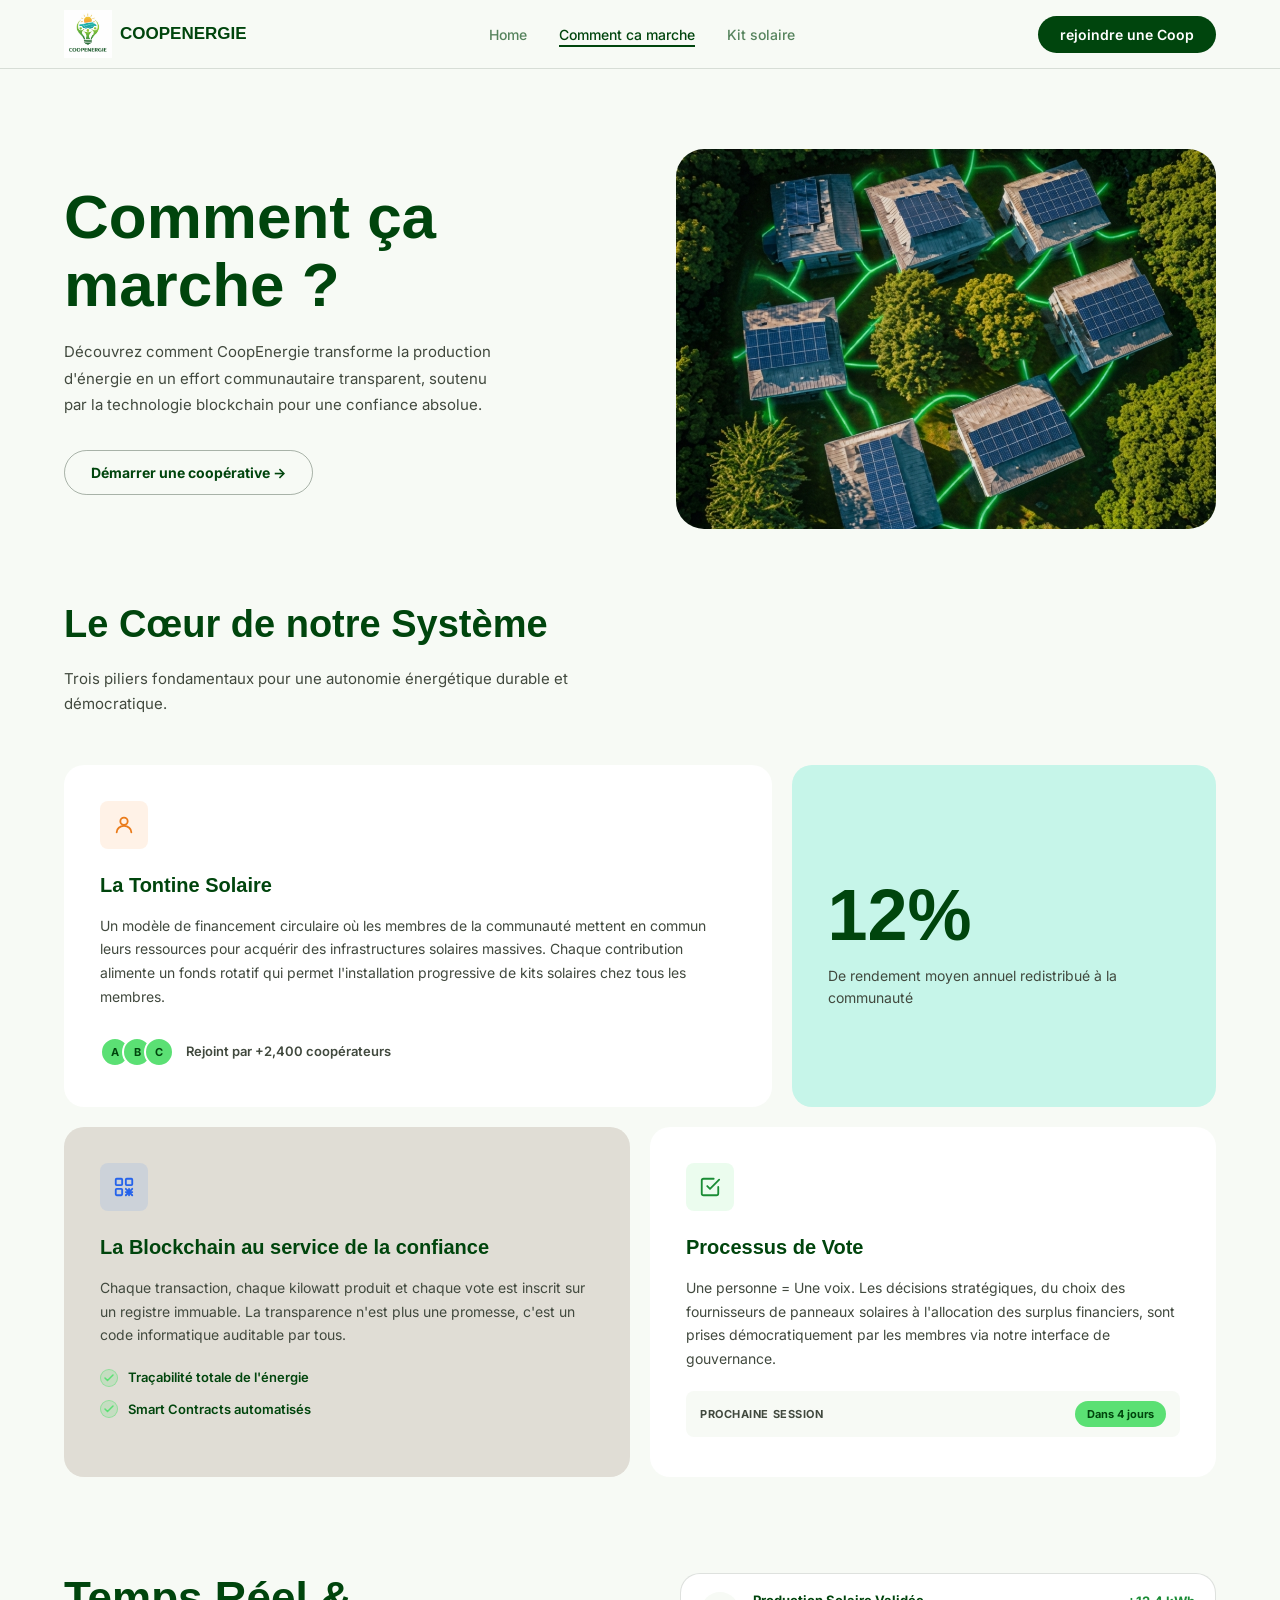
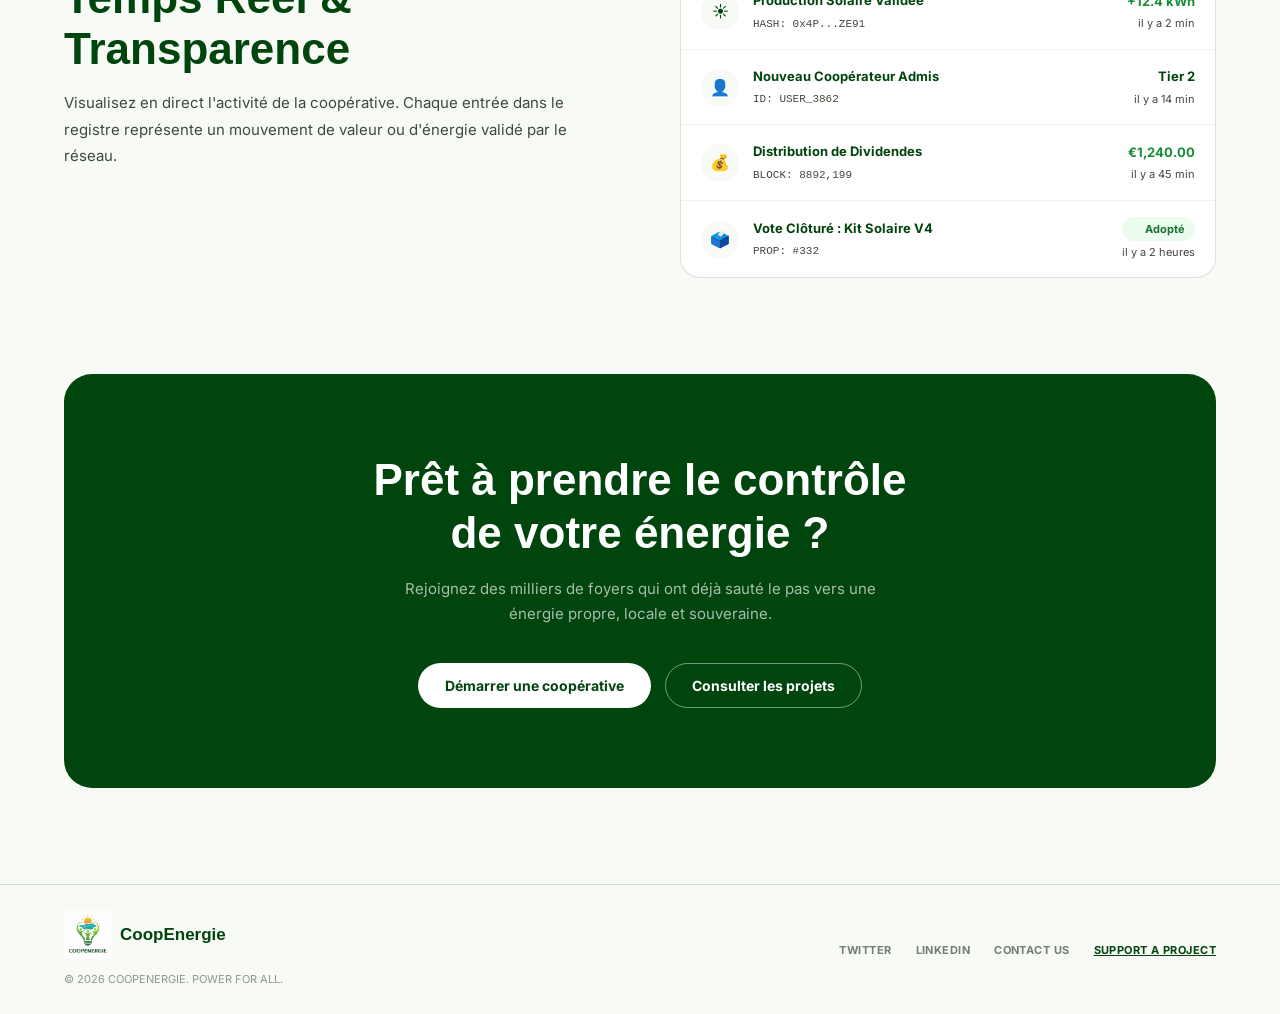
<file: howitworks/howitworks.html>
<!DOCTYPE html>
<html lang="fr">
<head>
  <meta charset="UTF-8">
  <meta name="viewport" content="width=device-width, initial-scale=1.0">
  <title>COOPENERGIE — Comment ça marche ?</title>
  <link rel="preconnect" href="https://fonts.googleapis.com">
  <link href="https://fonts.googleapis.com/css2?family=inter:wght@400;600;700;800&family=Inter:wght@400;500;600;700&display=swap" rel="stylesheet">
  <link rel="stylesheet" href="howitworks.css">
</head>
<body>

<!-- NAV -->
<nav>
  <div class="nav-inner">
    <a href="home.html" class="logo">
       <img src="../image/logo.jpg" alt="COOPENERGIE" width="48" height="48">
      COOPENERGIE
    </a>

    <ul class="nav-links">
      <li><a href="../index.html" >Home</a></li>
      <li><a href="howitworks.html" class="active">Comment ca marche</a></li>
      <li><a href="../kit/kit.html">Kit solaire</a></li>
    </ul>
    <button class="btn-cta-nav">rejoindre une Coop</button>
     <button class="nav-toggle" aria-label="Ouvrir le menu" aria-expanded="false">
      <span class="hamburger" aria-hidden="true"></span>
    </button>
  </div>
</nav>

<!-- PAGE HERO -->
<section class="page-hero">
  <div class="wrap">
    <div>
      <h1>Comment ça<br>marche ?</h1>
      <p>Découvrez comment CoopEnergie transforme la production d'énergie en un effort communautaire transparent, soutenu par la technologie blockchain pour une confiance absolue.</p>
      <button class="btn btn-outline-dark">Démarrer une coopérative &rarr;</button>
    </div>
    <div class="hero-img-wrap">
      <img src="../image/comment-ca-marche.png" alt="Panneaux solaires vue aérienne" width="560" height="380">
    </div>
  </div>
</section>

<!-- LE COEUR DU SYSTÈME -->
<section class="system-section">
  <div class="wrap">
    <div class="sys-head">
      <h2>Le Cœur de notre Système</h2>
      <p>Trois piliers fondamentaux pour une autonomie énergétique durable et démocratique.</p>
    </div>

    <div class="cards-outer">
      <!-- ROW 1 -->
      <div class="cards-row1">
        <!-- La Tontine Solaire -->
        <div class="sys-card white">
          <div class="card-icon" style="background:rgba(251,146,60,.12);">
            <svg width="22" height="22" fill="none" viewBox="0 0 24 24"><circle cx="12" cy="8" r="4" stroke="#ea7b1a" stroke-width="2"/><path d="M4 20c0-4 3.6-7 8-7s8 3 8 7" stroke="#ea7b1a" stroke-width="2" stroke-linecap="round"/></svg>
          </div>
          <h3>La Tontine Solaire</h3>
          <p>Un modèle de financement circulaire où les membres de la communauté mettent en commun leurs ressources pour acquérir des infrastructures solaires massives. Chaque contribution alimente un fonds rotatif qui permet l'installation progressive de kits solaires chez tous les membres.</p>
          <div class="avatars">
            <div class="avatar">A</div>
            <div class="avatar">B</div>
            <div class="avatar">C</div>
            <span class="avatar-label">Rejoint par +2,400 coopérateurs</span>
          </div>
        </div>

        <!-- 12% STAT -->
        <div class="sys-card cyan" style="display:flex;flex-direction:column;justify-content:center;">
          <div class="big-stat">12%</div>
          <div class="big-stat-label">De rendement moyen annuel redistribué à la communauté</div>
        </div>
      </div>

      <!-- ROW 2 -->
      <div class="cards-row2">
        <!-- Blockchain -->
        <div class="sys-card gray">
          <div class="card-icon" style="background:rgba(59,130,246,.12);">
            <svg width="22" height="22" fill="none" viewBox="0 0 24 24"><rect x="3" y="3" width="7" height="7" rx="1" stroke="#2563eb" stroke-width="2"/><rect x="14" y="3" width="7" height="7" rx="1" stroke="#2563eb" stroke-width="2"/><rect x="3" y="14" width="7" height="7" rx="1" stroke="#2563eb" stroke-width="2"/><path d="M14 17.5h7M17.5 14v7M14 14l7 7M14 21l7-7" stroke="#2563eb" stroke-width="2" stroke-linecap="round"/></svg>
          </div>
          <h3>La Blockchain au service de la confiance</h3>
          <p>Chaque transaction, chaque kilowatt produit et chaque vote est inscrit sur un registre immuable. La transparence n'est plus une promesse, c'est un code informatique auditable par tous.</p>
          <ul class="check-list">
            <li>Traçabilité totale de l'énergie</li>
            <li>Smart Contracts automatisés</li>
          </ul>
        </div>

        <!-- Vote -->
        <div class="sys-card white">
          <div class="card-icon" style="background:rgba(91,224,116,.12);">
            <svg width="22" height="22" fill="none" viewBox="0 0 24 24"><path d="M9 11l3 3L22 4" stroke="#1a8c35" stroke-width="2" stroke-linecap="round" stroke-linejoin="round"/><path d="M21 12v7a2 2 0 0 1-2 2H5a2 2 0 0 1-2-2V5a2 2 0 0 1 2-2h11" stroke="#1a8c35" stroke-width="2" stroke-linecap="round"/></svg>
          </div>
          <h3>Processus de Vote</h3>
          <p>Une personne = Une voix. Les décisions stratégiques, du choix des fournisseurs de panneaux solaires à l'allocation des surplus financiers, sont prises démocratiquement par les membres via notre interface de gouvernance.</p>
          <div class="session-bar">
            <span class="session-label">Prochaine session</span>
            <span class="session-badge">Dans 4 jours</span>
          </div>
        </div>
      </div>
    </div>
  </div>
</section>

<!-- TEMPS RÉEL & TRANSPARENCE -->
<section class="live-section">
  <div class="wrap">
    <div class="live-grid">
      <div class="live-text">
        <h2>Temps Réel &amp;<br>Transparence</h2>
        <p>Visualisez en direct l'activité de la coopérative. Chaque entrée dans le registre représente un mouvement de valeur ou d'énergie validé par le réseau.</p>
      </div>
      <div class="feed-panel">
        <div class="feed-row">
          <div class="feed-icon">☀️</div>
          <div class="feed-info">
            <div class="feed-name">Production Solaire Validée</div>
            <div class="feed-hash">HASH: 0x4P...ZE91</div>
          </div>
          <div class="feed-val">
            <div class="feed-amount positive">+12.4 kWh</div>
            <div class="feed-time">il y a 2 min</div>
          </div>
        </div>
        <div class="feed-row">
          <div class="feed-icon">👤</div>
          <div class="feed-info">
            <div class="feed-name">Nouveau Coopérateur Admis</div>
            <div class="feed-hash">ID: USER_3862</div>
          </div>
          <div class="feed-val">
            <div class="feed-amount">Tier 2</div>
            <div class="feed-time">il y a 14 min</div>
          </div>
        </div>
        <div class="feed-row">
          <div class="feed-icon">💰</div>
          <div class="feed-info">
            <div class="feed-name">Distribution de Dividendes</div>
            <div class="feed-hash">BLOCK: 8892,199</div>
          </div>
          <div class="feed-val">
            <div class="feed-amount positive">€1,240.00</div>
            <div class="feed-time">il y a 45 min</div>
          </div>
        </div>
        <div class="feed-row">
          <div class="feed-icon">🗳️</div>
          <div class="feed-info">
            <div class="feed-name">Vote Clôturé : Kit Solaire V4</div>
            <div class="feed-hash">PROP: #332</div>
          </div>
          <div class="feed-val">
            <div class="feed-badge-adopted">Adopté</div>
            <div class="feed-time">il y a 2 heures</div>
          </div>
        </div>
      </div>
    </div>
  </div>
</section>

<!-- CTA DARK -->
<div class="cta-dark">
  <div class="wrap">
    <div class="cta-dark-inner">
      <h2>Prêt à prendre le contrôle<br>de votre énergie ?</h2>
      <p>Rejoignez des milliers de foyers qui ont déjà sauté le pas vers une énergie propre, locale et souveraine.</p>
      <div class="cta-btns">
        <button class="btn btn-white">Démarrer une coopérative</button>
        <button class="btn btn-outline-white">Consulter les projets</button>
      </div>
    </div>
  </div>
</div>

<!-- FOOTER -->
<footer>
  <div class="footer-inner">
    <div>
      <a href="home.html" class="logo" style="margin-bottom:5px; display:inline-flex;">
         <img src="../image/logo.jpg" alt="CoopEnergie" width="48" height="48">
        CoopEnergie
      </a>
      <div class="footer-cr">© 2026 COOPENERGIE. POWER FOR ALL.</div>
    </div>
    <div class="footer-links">
      <a href="#">TWITTER</a>
      <a href="#">LINKEDIN</a>
      <a href="#">CONTACT US</a>
      <a href="#" class="hl">SUPPORT A PROJECT</a>
    </div>
  </div>
</footer>

<script>
(function(){
  var nav = document.querySelector('nav');
  if(!nav) return;
  var toggle = nav.querySelector('.nav-toggle');
  if(!toggle) return;
  toggle.addEventListener('click', function(e){
    var open = nav.classList.toggle('nav-open');
    toggle.setAttribute('aria-expanded', open ? 'true' : 'false');
  });
  document.addEventListener('click', function(e){
    if(!nav.classList.contains('nav-open')) return;
    if(!nav.contains(e.target)){
      nav.classList.remove('nav-open');
      toggle.setAttribute('aria-expanded','false');
    }
  });
  nav.querySelectorAll('.nav-links a').forEach(function(a){ a.addEventListener('click', function(){ nav.classList.remove('nav-open'); toggle.setAttribute('aria-expanded','false'); }); });
})();
</script>

</body>
</html>
</file>
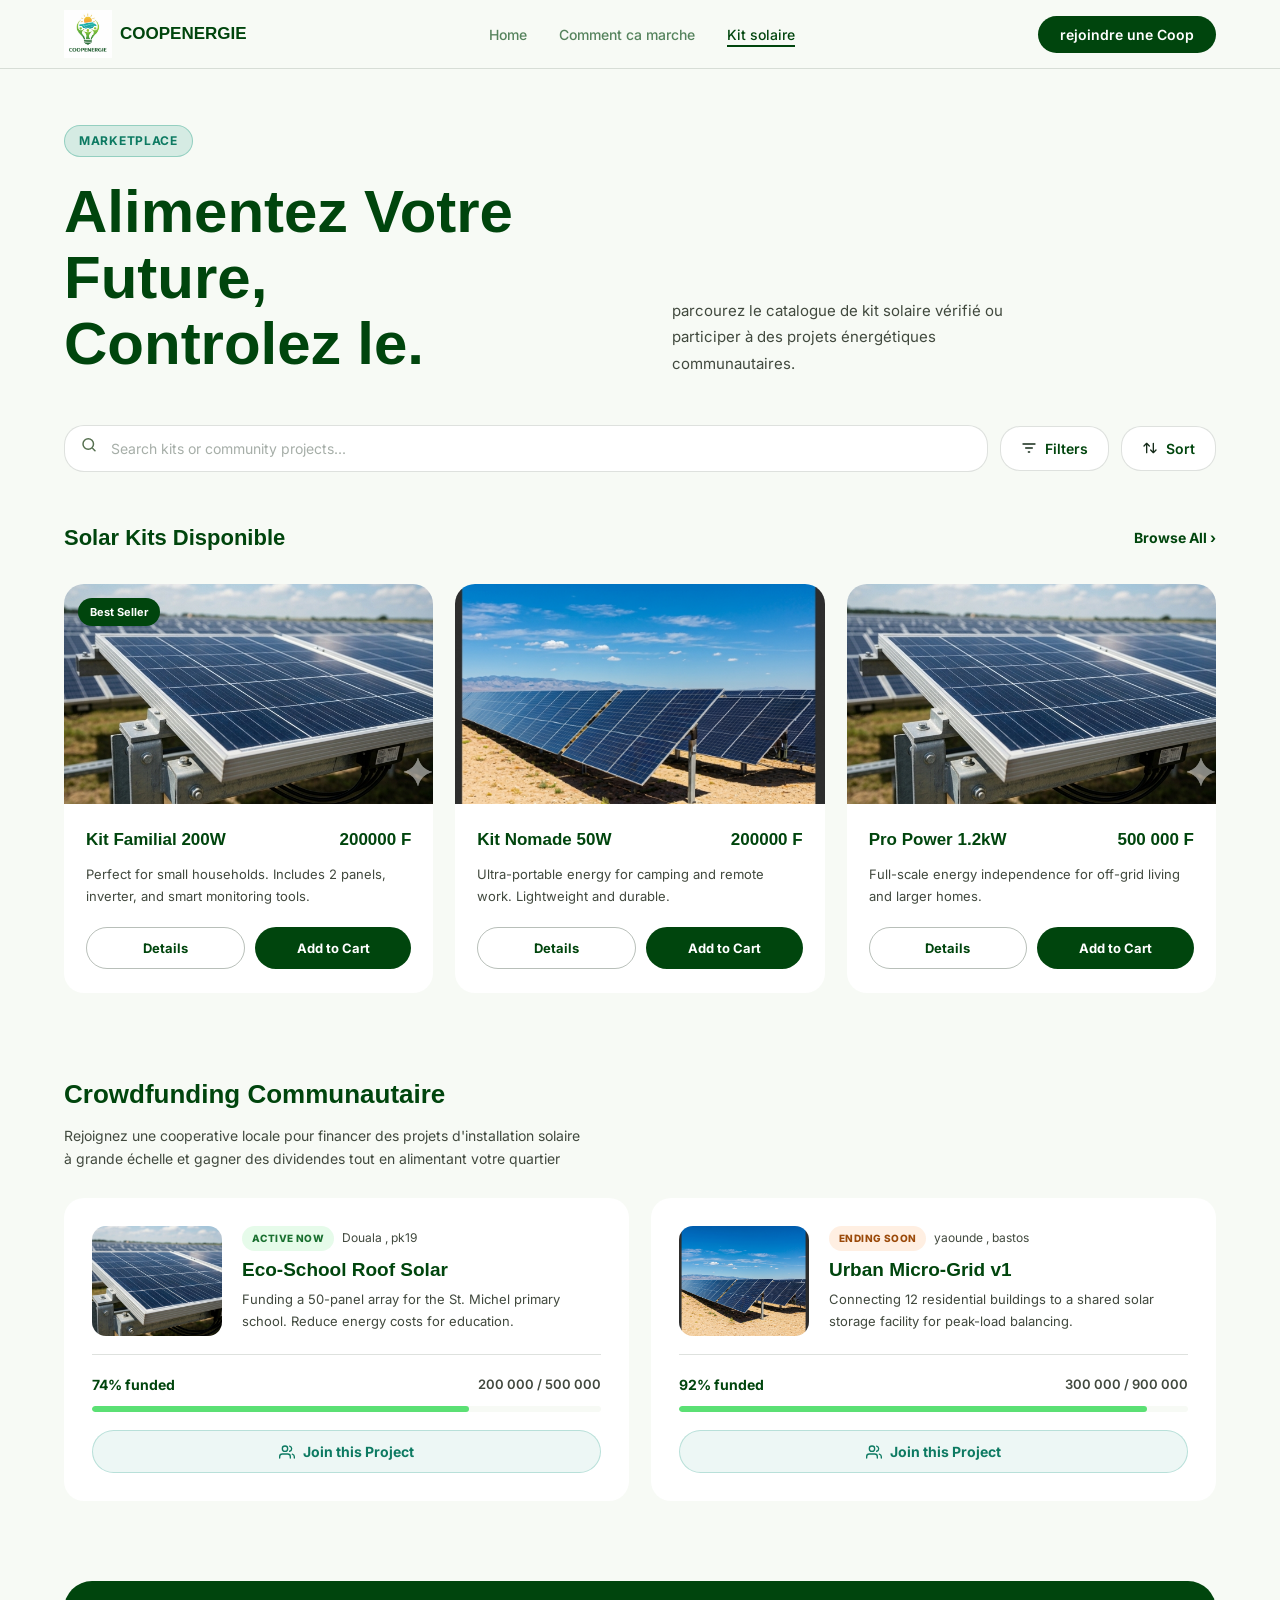
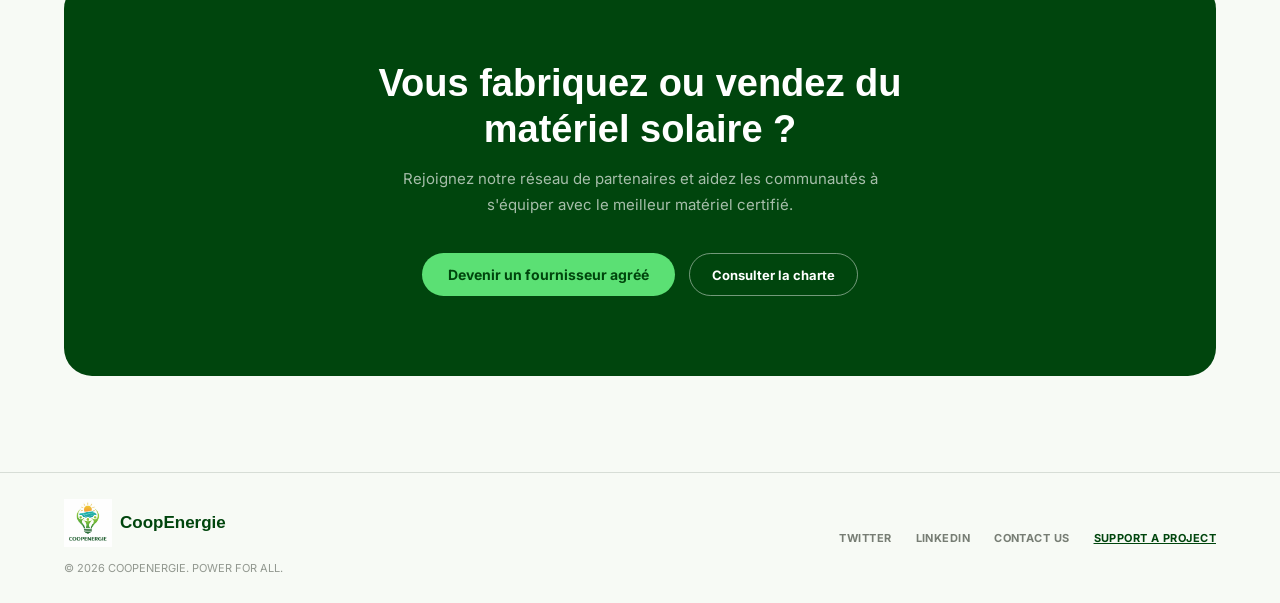
<file: kit/kit.html>
<!DOCTYPE html>
<html lang="fr">
<head>
  <meta charset="UTF-8">
  <meta name="viewport" content="width=device-width, initial-scale=1.0">
  <title>COOPENERGIE — Kits Solaires </title>
  <link rel="preconnect" href="https://fonts.googleapis.com">
  <link href="https://fonts.googleapis.com/css2?family=inter:wght@400;600;700;800&family=Inter:wght@400;500;600;700&display=swap" rel="stylesheet">
  <link rel="stylesheet" href="kit.css">
</head>
<body>

<!-- NAV -->
<nav>
  <div class="nav-inner">
    <a href="home.html" class="logo">
        <img src="../image/logo.jpg" alt="COOPENERGIE" width="48" height="48">
      COOPENERGIE
    </a>
    <ul class="nav-links">
      <li><a href="../index.html">Home</a></li>
      <li><a href="../howitworks/howitworks.html">Comment ca marche</a></li>
      <li><a href="kit.html"  class="active">Kit solaire</a></li>
    </ul>
    <button class="btn-cta-nav">rejoindre une Coop</button>
     <button class="nav-toggle" aria-label="Ouvrir le menu" aria-expanded="false">
      <span class="hamburger" aria-hidden="true"></span>
    </button>
  </div>
</nav>

<!-- MARKETPLACE HERO -->
<section class="mkt-hero">
  <div class="wrap">
    <div class="mkt-badge">Marketplace</div>
    <div class="mkt-hero-grid">
      <div>
        <h1>Alimentez Votre Future,<br>Controlez le.</h1>
      </div>
      <div>
        <p class="mkt-sub">parcourez le catalogue de kit solaire vérifié ou participer à des projets énergétiques communautaires.</p>
      </div>
    </div>
  </div>
</section>

<!-- SEARCH BAR -->
<div class="search-wrap">
  <div class="wrap">
    <div class="search-bar">
      <div class="search-input-wrap">
        <span class="search-icon">
          <svg width="18" height="18" fill="none" viewBox="0 0 24 24"><circle cx="11" cy="11" r="7" stroke="#567050" stroke-width="2"/><path d="M20 20l-3-3" stroke="#567050" stroke-width="2" stroke-linecap="round"/></svg>
        </span>
        <input type="text" placeholder="Search kits or community projects...">
      </div>
      <button class="filter-btn">
        <svg width="16" height="16" fill="none" viewBox="0 0 24 24"><path d="M3 6h18M7 12h10M11 18h2" stroke="#152b19" stroke-width="2" stroke-linecap="round"/></svg>
        Filters
      </button>
      <button class="filter-btn">
        <svg width="16" height="16" fill="none" viewBox="0 0 24 24"><path d="M3 9l4-4 4 4M7 5v14M21 15l-4 4-4-4M17 19V5" stroke="#152b19" stroke-width="2" stroke-linecap="round" stroke-linejoin="round"/></svg>
        Sort
      </button>
    </div>
  </div>
</div>

<!-- SOLAR KITS DISPONIBLE -->
<section class="products-section">
  <div class="wrap">
    <div class="section-row">
      <h2>Solar Kits Disponible</h2>
      <a href="#" class="browse-link">Browse All &rsaquo;</a>
    </div>
    <div class="products-grid">

      <!-- CARD 1 -->
      <div class="product-card">
        <div class="product-img-wrap">
          <img src="../image/panneau1.png" alt="Kit Familial 200W" width="400" height="220">
          <span class="best-seller-tag">Best Seller</span>
        </div>
        <div class="product-body">
          <div class="product-top">
            <span class="product-name">Kit Familial 200W</span>
            <span class="product-price">200000 F</span>
          </div>
          <p class="product-desc">Perfect for small households. Includes 2 panels, inverter, and smart monitoring tools.</p>
          <div class="product-actions">
            <button class="btn btn-outline-dark">Details</button>
            <button class="btn btn-dark">Add to Cart</button>
          </div>
        </div>
      </div>

      <!-- CARD 2 -->
      <div class="product-card">
        <div class="product-img-wrap">
          <img src="../image/panneau2.png" alt="Kit Nomade 50W" width="400" height="220">
        </div>
        <div class="product-body">
          <div class="product-top">
            <span class="product-name">Kit Nomade 50W</span>
            <span class="product-price">200000 F</span>
          </div>
          <p class="product-desc">Ultra-portable energy for camping and remote work. Lightweight and durable.</p>
          <div class="product-actions">
            <button class="btn btn-outline-dark">Details</button>
            <button class="btn btn-dark">Add to Cart</button>
          </div>
        </div>
      </div>

      <!-- CARD 3 -->
      <div class="product-card">
        <div class="product-img-wrap">
          <img src="../image/panneau1.png" alt="Pro Power 1.2kW" width="400" height="220">
        </div>
        <div class="product-body">
          <div class="product-top">
            <span class="product-name">Pro Power 1.2kW</span>
            <span class="product-price">500 000 F</span>
          </div>
          <p class="product-desc">Full-scale energy independence for off-grid living and larger homes.</p>
          <div class="product-actions">
            <button class="btn btn-outline-dark">Details</button>
            <button class="btn btn-dark">Add to Cart</button>
          </div>
        </div>
      </div>

    </div>
  </div>
</section>

<!-- CROWDFUNDING COMMUNAUTAIRE -->
<section class="crowd-section">
  <div class="wrap">
    <div class="crowd-head">
      <h2>Crowdfunding Communautaire</h2>
      <p>Rejoignez une cooperative locale pour financer des projets d'installation solaire à grande échelle et gagner des dividendes tout en alimentant votre quartier</p>
    </div>
    <div class="crowd-grid">

      <!-- PROJECT 1 -->
      <div class="project-card">
        <div class="project-top">
          <div class="project-img">
            <img src="../image/panneau1.png" alt="Eco-School Roof Solar" width="130" height="110">
          </div>
          <div class="project-info">
            <div class="project-badges">
              <span class="status-badge active">Active Now</span>
              <span class="project-location">Douala , pk19</span>
            </div>
            <div class="project-name">Eco-School Roof Solar</div>
            <p class="project-desc">Funding a 50-panel array for the St. Michel primary school. Reduce energy costs for education.</p>
          </div>
        </div>
        <div class="project-footer">
          <div class="progress-header">
            <span class="progress-pct">74% funded</span>
            <span class="progress-amounts">200 000 / 500 000</span>
          </div>
          <div class="progress-bar">
            <div class="progress-fill" style="width: 74%;"></div>
          </div>
          <button class="join-btn">
            <svg width="16" height="16" fill="none" viewBox="0 0 24 24"><path d="M17 21v-2a4 4 0 0 0-4-4H5a4 4 0 0 0-4 4v2" stroke="#0d7a62" stroke-width="2" stroke-linecap="round"/><circle cx="9" cy="7" r="4" stroke="#0d7a62" stroke-width="2"/><path d="M23 21v-2a4 4 0 0 0-3-3.87M16 3.13a4 4 0 0 1 0 7.75" stroke="#0d7a62" stroke-width="2" stroke-linecap="round"/></svg>
            Join this Project
          </button>
        </div>
      </div>

      <!-- PROJECT 2 -->
      <div class="project-card">
        <div class="project-top">
          <div class="project-img">
            <img src="../image/panneau2.png" alt="Urban Micro-Grid v1" width="130" height="110">
          </div>
          <div class="project-info">
            <div class="project-badges">
              <span class="status-badge ending">Ending Soon</span>
              <span class="project-location">yaounde , bastos</span>
            </div>
            <div class="project-name">Urban Micro-Grid v1</div>
            <p class="project-desc">Connecting 12 residential buildings to a shared solar storage facility for peak-load balancing.</p>
          </div>
        </div>
        <div class="project-footer">
          <div class="progress-header">
            <span class="progress-pct">92% funded</span>
            <span class="progress-amounts">300 000 / 900 000</span>
          </div>
          <div class="progress-bar">
            <div class="progress-fill" style="width: 92%;"></div>
          </div>
          <button class="join-btn">
            <svg width="16" height="16" fill="none" viewBox="0 0 24 24"><path d="M17 21v-2a4 4 0 0 0-4-4H5a4 4 0 0 0-4 4v2" stroke="#0d7a62" stroke-width="2" stroke-linecap="round"/><circle cx="9" cy="7" r="4" stroke="#0d7a62" stroke-width="2"/><path d="M23 21v-2a4 4 0 0 0-3-3.87M16 3.13a4 4 0 0 1 0 7.75" stroke="#0d7a62" stroke-width="2" stroke-linecap="round"/></svg>
            Join this Project
          </button>
        </div>
      </div>

    </div>
  </div>
</section>

<!-- VENDOR CTA -->
<div class="vendor-cta">
  <div class="wrap">
    <div class="vendor-cta-inner">
      <h2>Vous fabriquez ou vendez du<br>matériel solaire ?</h2>
      <p>Rejoignez notre réseau de partenaires et aidez les communautés à s'équiper avec le meilleur matériel certifié.</p>
      <div class="vendor-btns">
        <button class="btn-green-solid">Devenir un fournisseur agréé</button>
        <button class="btn btn-outline-white">Consulter la charte</button>
      </div>
    </div>
  </div>
</div>

<!-- FOOTER -->
<footer>
  <div class="footer-inner">
    <div>
      <a href="home.html" class="logo" style="margin-bottom:5px; display:inline-flex;">
         <img src="../image/logo.jpg" alt="CoopEnergie" width="48" height="48">
        CoopEnergie
      </a>
      <div class="footer-cr">© 2026 COOPENERGIE. POWER FOR ALL.</div>
    </div>
    <div class="footer-links">
      <a href="#">TWITTER</a>
      <a href="#">LINKEDIN</a>
      <a href="#">CONTACT US</a>
      <a href="#" class="hl">SUPPORT A PROJECT</a>
    </div>
  </div>
</footer>

<script>
(function(){
  var nav = document.querySelector('nav');
  if(!nav) return;
  var toggle = nav.querySelector('.nav-toggle');
  if(!toggle) return;
  toggle.addEventListener('click', function(e){
    var open = nav.classList.toggle('nav-open');
    toggle.setAttribute('aria-expanded', open ? 'true' : 'false');
  });
  document.addEventListener('click', function(e){
    if(!nav.classList.contains('nav-open')) return;
    if(!nav.contains(e.target)){
      nav.classList.remove('nav-open');
      toggle.setAttribute('aria-expanded','false');
    }
  });
  nav.querySelectorAll('.nav-links a').forEach(function(a){ a.addEventListener('click', function(){ nav.classList.remove('nav-open'); toggle.setAttribute('aria-expanded','false'); }); });
})();
</script>

</body>
</html>
</file>
<file: home/home.css>
*, *::before, *::after { margin: 0; padding: 0; box-sizing: border-box; }

    :root {
      --bg: #F7FAF5;
      --dark-green: #00450D;
      --accent-green: #5be074;
      --text-primary: #00450D;
      --text-muted: #41493E;
      --white: #ffffff;
      --cyan-card: #c8f5ea;
      --gray-card: #e0ddd6;
      --border: rgba(21,43,25,0.14);
      --r-sm: 8px;
      --r-md: 14px;
      --r-lg: 20px;
      --r-xl: 28px;
    }

    body { font-family: 'Inter', sans-serif; background: var(--bg); color: var(--text-primary); line-height: 1.65; }
    h1,h2,h3,h4 { font-family: 'Manrope', sans-serif; }
    a { text-decoration: none; color: inherit; }

    /* NAV */
    nav { position: sticky; top: 0; z-index: 100; background: var(--bg); border-bottom: 1px solid var(--border); }
    .nav-inner { display: flex; align-items: center; justify-content: space-between; height: 68px; max-width: 1280px; margin: 0 auto; padding: 0 64px; }
    .logo { display: flex; align-items: center; gap: 8px; font-family: 'Manrope', sans-serif; font-weight: 700; font-size: 17px; color: var(--dark-green); cursor: pointer; }
    .nav-links { display: flex; gap: 32px; list-style: none; }
    .nav-links a { font-size: 14px; font-weight: 500; color: var(--text-primary); opacity: 0.65; transition: opacity .2s; }
    .nav-links a:hover { opacity: 1; }
    .nav-links a.active { opacity: 1; border-bottom: 2px solid var(--dark-green); padding-bottom: 2px; }
    .btn-cta-nav { background: var(--dark-green); color: var(--white); border: none; border-radius: 100px; padding: 10px 22px; font-family: 'Inter', sans-serif; font-size: 14px; font-weight: 600; cursor: pointer; transition: opacity .2s; }
    .btn-cta-nav:hover { opacity: .85; }

    /* WRAP */
    .wrap { max-width: 1280px; margin: 0 auto; padding: 0 64px; }

    /* HERO */
    .hero { position: relative; min-height: 580px; display: flex; align-items: center; overflow: hidden; }
    .hero-bg { position: absolute; inset: 0; width: 100%; height: 100%; object-fit: cover; }
    .hero-overlay { position: absolute; inset: 0; background: rgba(6,18,8,0.74); }
    .hero-content { position: relative; z-index: 2; max-width: 1280px; margin: 0 auto; padding: 96px 64px; }
    .badge-pill { display: inline-flex; align-items: center; gap: 7px; background: rgba(91,224,116,0.14); border: 1px solid rgba(91,224,116,0.35); color: var(--accent-green); border-radius: 100px; padding: 5px 14px; font-size: 12px; font-weight: 700; letter-spacing: .05em; text-transform: uppercase; margin-bottom: 22px; }
    .badge-dot { width: 6px; height: 6px; border-radius: 50%; background: var(--accent-green); }
    .hero h1 { font-size: clamp(44px, 6vw, 72px); font-weight: 800; color: var(--white); line-height: 1.08; max-width: 700px; }
    .hero h1 .green { color: var(--accent-green); }
    .hero p { font-size: 15px; color: rgba(255,255,255,.72); max-width: 460px; margin: 22px 0 36px; line-height: 1.75; }
    .hero-btns { display: flex; gap: 12px; }
    .btn { display: inline-flex; align-items: center; gap: 6px; border-radius: 100px; padding: 13px 26px; font-family: 'Inter', sans-serif; font-size: 14px; font-weight: 700; cursor: pointer; border: none; transition: all .2s; }
    .btn-white { background: var(--white); color: var(--dark-green); }
    .btn-white:hover { background: #e8ffe8; }
    .btn-ghost-white { background: transparent; color: var(--white); border: 1.5px solid rgba(255,255,255,.45); }
    .btn-ghost-white:hover { background: rgba(255,255,255,.08); }
    .btn-dark { background: var(--dark-green); color: var(--white); }
    .btn-dark:hover { opacity: .88; }
    .btn-outline-dark { background: transparent; color: var(--dark-green); border: 1.5px solid var(--dark-green); }
    .btn-outline-dark:hover { background: var(--dark-green); color: var(--white); }

    /* SECTIONS */
    section { padding: 96px 0; }

    /* SPLIT */
    .split-grid { display: grid; grid-template-columns: 1fr 1fr; gap: 80px; align-items: center; }
    .split-text h2 { font-size: clamp(28px, 3.5vw, 44px); font-weight: 800; line-height: 1.15; margin-bottom: 20px; }
    .split-text p { font-size: 15px; color: var(--text-muted); line-height: 1.75; margin-bottom: 14px; }
    .split-text strong { color: var(--text-primary); font-weight: 700; }
    .img-wrap { position: relative; }
    .img-wrap img { width: 100%; height: 380px; object-fit: cover; border-radius: var(--r-xl); display: block; }
    .float-badge { position: absolute; bottom: 24px; left: 24px; background: rgba(15,32,18,.88); backdrop-filter: blur(12px); color: var(--white); border-radius: var(--r-lg); padding: 16px 22px; max-width: 240px; }
    .float-badge .fb-num { font-family: 'Manrope', sans-serif; font-size: 34px; font-weight: 800; color: var(--accent-green); line-height: 1; }
    .float-badge .fb-label { font-size: 12px; color: rgba(255,255,255,.65); margin-top: 5px; line-height: 1.5; }

    /* STEPS */
    .steps-head { text-align: center; margin-bottom: 52px; }
    .steps-head h2 { font-size: clamp(24px, 3vw, 36px); font-weight: 800; display: inline-block; }
    .steps-head h2::after { content: ''; display: block; width: 44px; height: 3px; background: var(--accent-green); margin: 14px auto 0; border-radius: 2px; }
    .steps-grid { display: grid; grid-template-columns: repeat(4,1fr); gap: 18px; }
    .step-card { background: var(--white); border-radius: var(--r-lg); padding: 28px 24px 48px; position: relative; overflow: hidden; }
    .step-icon { width: 46px; height: 46px; border-radius: var(--r-sm); display: flex; align-items: center; justify-content: center; margin-bottom: 18px; font-size: 22px; }
    .step-card h3 { font-size: 16px; font-weight: 700; margin-bottom: 10px; }
    .step-card p { font-size: 13px; color: var(--text-muted); line-height: 1.65; }
    .step-num { font-family: 'Manrope', sans-serif; font-size: 54px; font-weight: 800; color: var(--bg); position: absolute; bottom: 8px; right: 18px; line-height: 1; user-select: none; }

    /* IMPACT */
    .impact-wrap { background: var(--dark-green); padding: 96px 0; }
    .impact-inner { display: grid; grid-template-columns: 1fr 1fr; gap: 64px; align-items: start; max-width: 1280px; margin: 0 auto; padding: 0 64px; }
    .impact-inner h2 { font-size: clamp(28px, 3vw, 40px); font-weight: 800; color: var(--white); margin-bottom: 12px; }
    .impact-desc { font-size: 14px; color: rgba(255,255,255,.6); line-height: 1.75; margin-bottom: 36px; }
    .odd-row { display: flex; gap: 14px; }
    .odd-card { background: rgba(255,255,255,.06); border: 1px solid rgba(255,255,255,.1); border-radius: var(--r-md); padding: 18px 14px; flex: 1; }
    .odd-card .odd-tag { font-size: 10px; font-weight: 800; letter-spacing: .06em; text-transform: uppercase; color: rgba(255,255,255,.45); margin-bottom: 5px; }
    .odd-card .odd-val { font-size: 11px; font-weight: 700; color: var(--accent-green); margin-bottom: 8px; }
    .odd-card p { font-size: 11px; color: rgba(255,255,255,.5); line-height: 1.55; }

    /* LEDGER */
    .ledger { background: rgba(255,255,255,.04); border: 1px solid rgba(255,255,255,.1); border-radius: var(--r-lg); overflow: hidden; }
    .ledger-hd { display: flex; align-items: center; justify-content: space-between; padding: 16px 20px; border-bottom: 1px solid rgba(255,255,255,.08); }
    .ledger-hd .ltitle { font-family: 'Manrope', sans-serif; font-size: 14px; font-weight: 700; color: var(--white); }
    .ledger-hd .lstatus { display: flex; align-items: center; gap: 6px; font-size: 11px; font-weight: 700; color: var(--accent-green); }
    .sync-dot { width: 6px; height: 6px; border-radius: 50%; background: var(--accent-green); animation: blink 1.4s infinite; }
    @keyframes blink { 0%,100%{opacity:1;} 50%{opacity:.3;} }
    .ledger-row { display: flex; align-items: center; justify-content: space-between; padding: 14px 20px; border-bottom: 1px solid rgba(255,255,255,.05); gap: 14px; }
    .ledger-icon { width: 36px; height: 36px; border-radius: 50%; background: rgba(255,255,255,.08); display: flex; align-items: center; justify-content: center; font-size: 15px; flex-shrink: 0; }
    .ledger-info { flex: 1; }
    .ledger-name { font-size: 13px; font-weight: 600; color: var(--white); }
    .ledger-meta { font-size: 11px; color: rgba(255,255,255,.38); font-family: 'Courier New', monospace; margin-top: 2px; }
    .ledger-val { text-align: right; }
    .ledger-amount { font-size: 13px; font-weight: 700; color: var(--accent-green); }
    .ledger-time { font-size: 11px; color: rgba(255,255,255,.35); margin-top: 2px; }

    /* PARTNERS */
    .partners-wrap { padding: 60px 0; text-align: center; }
    .ptag { font-size: 11px; font-weight: 700; letter-spacing: .1em; text-transform: uppercase; color: var(--text-muted); opacity: .65; margin-bottom: 30px; }
    .p-logos { display: flex; align-items: center; justify-content: center; gap: 52px; }
    .p-logo { font-family: 'Manrope', sans-serif; font-size: 19px; font-weight: 700; color: var(--text-muted); opacity: .55; letter-spacing: .02em; }

    /* CONTACT */
    .contact-grid { display: grid; grid-template-columns: 1fr 1fr; gap: 80px; align-items: start; }
    .section-label { display: inline-block; font-size: 11px; font-weight: 700; letter-spacing: .08em; text-transform: uppercase; color: var(--accent-green); background: rgba(91,224,116,.1); border: 1px solid rgba(91,224,116,.28); border-radius: 100px; padding: 5px 14px; margin-bottom: 20px; }
    .contact-info h2 { font-size: clamp(26px, 3.5vw, 42px); font-weight: 800; line-height: 1.15; margin-bottom: 16px; }
    .contact-info > p { font-size: 14px; color: var(--text-muted); line-height: 1.75; margin-bottom: 34px; }
    .c-detail { display: flex; align-items: center; gap: 14px; margin-bottom: 16px; }
    .c-icon { width: 42px; height: 42px; border-radius: 50%; background: rgba(91,224,116,.1); border: 1px solid rgba(91,224,116,.22); display: flex; align-items: center; justify-content: center; font-size: 17px; flex-shrink: 0; }
    .c-text { font-size: 14px; font-weight: 600; }
    .contact-form { background: var(--white); border-radius: var(--r-xl); padding: 40px; }
    .form-row { display: grid; grid-template-columns: 1fr 1fr; gap: 16px; }
    .fg { margin-bottom: 16px; }
    .fg label { display: block; font-size: 13px; font-weight: 600; margin-bottom: 7px; }
    .fg input, .fg textarea { width: 100%; padding: 11px 16px; border: 1.5px solid rgba(21,43,25,.16); border-radius: var(--r-sm); font-family: 'Inter', sans-serif; font-size: 14px; color: var(--text-primary); background: var(--bg); outline: none; transition: border-color .2s; }
    .fg input::placeholder, .fg textarea::placeholder { color: rgba(21,43,25,.33); }
    .fg input:focus, .fg textarea:focus { border-color: var(--dark-green); }
    .fg textarea { min-height: 118px; resize: vertical; }
    .btn-submit { width: 100%; background: var(--dark-green); color: var(--white); border: none; border-radius: 100px; padding: 15px; font-family: 'Inter', sans-serif; font-size: 15px; font-weight: 700; cursor: pointer; transition: opacity .2s; margin-top: 4px; }
    .btn-submit:hover { opacity: .88; }

    /* FOOTER */
    footer { background: var(--bg); border-top: 1px solid var(--border); padding: 26px 0; }
    .footer-inner { display: flex; align-items: center; justify-content: space-between; max-width: 1280px; margin: 0 auto; padding: 0 64px; }
    .footer-cr { font-size: 11px; color: var(--text-muted); opacity: .55; margin-top: 4px; }
    .footer-links { display: flex; gap: 24px; align-items: center; }
    .footer-links a { font-size: 11px; font-weight: 700; color: var(--text-muted); letter-spacing: .04em; text-transform: uppercase; opacity: .7; }
    .footer-links a.hl { color: var(--dark-green); opacity: 1; text-decoration: underline; }

    /* Notre Application */
    .app-section { padding: 80px 0; }
    .app-grid { display: grid; grid-template-columns: 1fr 1fr; gap: 48px; align-items: center; max-width: 1280px; margin: 0 auto; padding: 0 64px; }
    .app-content h2 { font-size: clamp(28px, 4vw, 40px); font-weight: 800; margin-bottom: 12px; }
    .app-desc { font-size: 15px; color: var(--text-muted); margin-bottom: 18px; max-width: 520px; }
    .app-advantages { list-style: none; padding: 0; margin: 0 0 22px 0; display: flex; flex-direction: column; gap: 10px; }
    .app-advantages li { position: relative; padding-left: 26px; font-weight: 600; color: var(--text-primary); }
    .app-advantages li::before { content: '✓'; position: absolute; left: 0; top: 0; color: var(--accent-green); font-weight: 800; }
    .app-media img { max-height: 80vh; width: auto; max-width: 100%; height: auto; object-fit: contain; border-radius: var(--r-md); box-shadow: 0 12px 30px rgba(6,18,8,.18); display: block; margin: 0 auto; }
    .store-buttons { display: flex; gap: 12px; align-items: center; }
    .store-btn { display: inline-flex; align-items: center; gap: 10px; padding: 10px 14px; border-radius: 12px; text-decoration: none; font-weight: 700; }
    .store-btn .store-icon { width: 20px; height: 20px; flex-shrink: 0; }
    .store-btn .store-text { display: flex; flex-direction: column; line-height: 1; }
    .store-btn .store-text small { font-size: 11px; font-weight: 600; opacity: .85; }
    .store-btn .store-text strong { font-size: 14px; }
    .store-btn.playstore { background: var(--white); color: var(--text-primary); border: 1px solid var(--border); }
    .store-btn.appstore { background: var(--white); color: var(--text-primary); border: 1px solid var(--border); }

    /* Desktop: enlarge store buttons */
    @media (min-width: 1024px) {
      .app-section .store-btn { padding: 14px 20px; font-size: 16px; border-radius: 14px; }
      .app-section .store-btn .store-icon { width: 28px; height: 28px; }
      .app-section .store-buttons { gap: 16px; }
    }

    /* Responsive adjustments */
    @media (max-width: 1024px) {
      .nav-inner, .wrap, .hero-content, .impact-inner, .footer-inner { padding: 0 32px; }
      .hero { min-height: 480px; }
      .hero-content { padding: 64px 32px; }
      .split-grid { grid-template-columns: 1fr; gap: 40px; }
      .steps-grid { grid-template-columns: repeat(2, 1fr); gap: 16px; }
      .impact-inner { grid-template-columns: 1fr; gap: 28px; }
      .contact-grid { grid-template-columns: 1fr; gap: 28px; }
      .steps-head { margin-bottom: 32px; }
    }

    @media (max-width: 640px) {
      .nav-links { display: none; }
      .nav-inner { padding: 0 16px; height: 60px; }
      .btn-cta-nav { display: none; }
      .wrap, .hero-content, .footer-inner { padding: 0 18px; }
      .hero { min-height: 420px; }
      .hero-content { padding: 40px 0; text-align: left; }
      .hero h1 { font-size: clamp(32px, 8vw, 44px); max-width: 100%; }
      .hero p { max-width: 100%; margin: 14px 0 22px; }
      .hero-btns { flex-direction: row; gap: 8px; flex-wrap: wrap; align-items: center; }
      .hero-btns .btn { padding: 10px 18px; font-size: 13px; }
      .steps-grid { grid-template-columns: 1fr; }
      .step-num { font-size: 40px; right: 12px; bottom: 10px; }
      .float-badge { position: static; margin-top: 12px; max-width: none; }
      .img-wrap img { height: auto; }
      .ledger-row { flex-direction: column; align-items: flex-start; text-align: left; }
      .footer-inner { flex-direction: column; gap: 18px; padding: 20px; text-align: center; }
      .partners-wrap .p-logos { gap: 24px; flex-wrap: wrap; }
      .contact-form { padding: 24px; }
      .form-row { grid-template-columns: 1fr; }

      /* Mobile: center impact content and stack odd cards vertically */
      .impact-inner { justify-items: center; text-align: center; }
      .odd-row { flex-direction: column; align-items: center; }
      .odd-card { max-width: 360px; width: 100%; }

      /* Mobile: reduce ledger size and typography */
      .ledger { width: 100%; max-width: 520px; min-width: 300px; margin: 0 auto; }
      .ledger-hd { padding: 10px 14px; }
      .ledger-hd .ltitle { font-size: 13px; }
      .ledger-hd .lstatus { font-size: 10px; }
      .ledger-row { padding: 10px 14px; gap: 10px; }
      .ledger-icon { width: 30px; height: 30px; font-size: 14px; }
      .ledger-name { font-size: 12px; }
      .ledger-meta { font-size: 10px; }
      .ledger-amount { font-size: 12px; }
      .ledger-time { font-size: 10px; }

      /* Mobile: center app section content */
      .app-grid { grid-template-columns: 1fr; justify-items: center; text-align: center; gap: 28px; }
      .app-content { align-self: center; }
      .store-buttons { justify-content: center; }
      .app-media img { display: none; }
    }

    /* Mobile hamburger styles */
    .nav-toggle { display: none; background: transparent; border: none; cursor: pointer; width: 44px; height: 44px; align-items: center; justify-content: center; }
    .nav-toggle .hamburger { width: 20px; height: 2px; background: var(--dark-green); display: inline-block; position: relative; border-radius: 2px; }
    .nav-toggle .hamburger::before, .nav-toggle .hamburger::after { content: ''; position: absolute; left: 0; right: 0; height: 2px; background: var(--dark-green); border-radius: 2px; }
    .nav-toggle .hamburger::before { top: -6px; }
    .nav-toggle .hamburger::after { top: 6px; }

    @media (max-width: 640px) {
      .nav-toggle { display: flex; }
      nav.nav-open .nav-links { display: flex; flex-direction: column; gap: 12px; position: absolute; top: 68px; left: 0; right: 0; background: var(--bg); padding: 12px 18px; border-bottom: 1px solid var(--border); z-index: 90; }
      nav.nav-open .btn-cta-nav { display: none;  }
    }
</file>
<file: howitworks/howitworks.css>
*, *::before, *::after { margin: 0; padding: 0; box-sizing: border-box; }

    :root {
      --bg: #F7FAF5;
      --dark-green: #00450D;
      --accent-green: #5be074;
      --text-primary: #00450D;
      --text-muted: #41493E;
      --white: #ffffff;
      --cyan-card: #c6f5e9;
      --gray-card: #e0ddd5;
      --border: rgba(21,43,25,0.14);
      --r-sm: 8px;
      --r-md: 14px;
      --r-lg: 20px;
      --r-xl: 28px;
    }

    body { font-family: 'Inter', sans-serif; background: var(--bg); color: var(--text-primary); line-height: 1.65; }
    h1,h2,h3,h4 { font-family: 'Manrope', sans-serif; }
    a { text-decoration: none; color: inherit; }

    /* NAV */
    nav { position: sticky; top: 0; z-index: 100; background: var(--bg); border-bottom: 1px solid var(--border); }
    .nav-inner { display: flex; align-items: center; justify-content: space-between; height: 68px; max-width: 1280px; margin: 0 auto; padding: 0 64px; }
    .logo { display: flex; align-items: center; gap: 8px; font-family: 'Manrope', sans-serif; font-weight: 700; font-size: 17px; color: var(--dark-green); cursor: pointer; }
    .nav-links { display: flex; gap: 32px; list-style: none; }
    .nav-links a { font-size: 14px; font-weight: 500; color: var(--text-primary); opacity: .65; transition: opacity .2s; }
    .nav-links a:hover { opacity: 1; }
    .nav-links a.active { opacity: 1; border-bottom: 2px solid var(--dark-green); padding-bottom: 2px; }
    .btn-cta-nav { background: var(--dark-green); color: var(--white); border: none; border-radius: 100px; padding: 10px 22px; font-family: 'Inter', sans-serif; font-size: 14px; font-weight: 600; cursor: pointer; transition: opacity .2s; }
    .btn-cta-nav:hover { opacity: .85; }

    .wrap { max-width: 1280px; margin: 0 auto; padding: 0 64px; }

    /* BUTTONS */
    .btn { display: inline-flex; align-items: center; gap: 6px; border-radius: 100px; padding: 13px 26px; font-family: 'Inter', sans-serif; font-size: 14px; font-weight: 700; cursor: pointer; border: none; transition: all .2s; }
    .btn-dark { background: var(--dark-green); color: var(--white); }
    .btn-dark:hover { opacity: .88; }
    .btn-outline-dark { background: transparent; color: var(--dark-green); border: 1.5px solid rgba(21,43,25,.35); }
    .btn-outline-dark:hover { background: var(--dark-green); color: var(--white); }
    .btn-white { background: var(--white); color: var(--dark-green); border: 1.5px solid rgba(255,255,255,.5); }
    .btn-outline-white { background: transparent; color: var(--white); border: 1.5px solid rgba(255,255,255,.45); }
    .btn-outline-white:hover { background: rgba(255,255,255,.1); }
    .badge-pill { display: inline-flex; align-items: center; gap: 6px; background: rgba(91,224,116,.12); border: 1px solid rgba(91,224,116,.3); color: var(--accent-green); border-radius: 100px; padding: 5px 14px; font-size: 11px; font-weight: 700; letter-spacing: .05em; text-transform: uppercase; margin-bottom: 20px; }
    .badge-dot { width: 6px; height: 6px; border-radius: 50%; background: var(--accent-green); }

    /* HERO */
    .page-hero { padding: 80px 0 64px; }
    .page-hero .wrap { display: grid; grid-template-columns: 1fr 1fr; gap: 72px; align-items: center; }
    .page-hero h1 { font-size: clamp(38px, 5vw, 62px); font-weight: 800; line-height: 1.1; margin-bottom: 20px; }
    .page-hero p { font-size: 15px; color: var(--text-muted); line-height: 1.75; margin-bottom: 32px; max-width: 440px; }
    .hero-img-wrap { position: relative; }
    .hero-img-wrap img { width: 100%; height: 380px; object-fit: cover; border-radius: var(--r-xl); display: block; }

    /* SYSTEM SECTION */
    .system-section { padding: 0 0 96px; }
    .sys-head { margin-bottom: 48px; }
    .sys-head h2 { font-size: clamp(26px, 3vw, 38px); font-weight: 800; margin-bottom: 10px; }
    .sys-head p { font-size: 15px; color: var(--text-muted); max-width: 540px; line-height: 1.7; }

    /* CARDS GRID */
    .cards-outer { display: flex; flex-direction: column; gap: 20px; }
    .cards-row1 { display: grid; grid-template-columns: 5fr 3fr; gap: 20px; }
    .cards-row2 { display: grid; grid-template-columns: 1fr 1fr; gap: 20px; }

    .sys-card { border-radius: var(--r-lg); padding: 36px 36px 40px; }
    .sys-card.white { background: var(--white); }
    .sys-card.cyan { background: var(--cyan-card); }
    .sys-card.gray { background: var(--gray-card); }

    .card-icon { width: 48px; height: 48px; border-radius: var(--r-sm); display: flex; align-items: center; justify-content: center; margin-bottom: 20px; font-size: 22px; }

    .sys-card h3 { font-size: 20px; font-weight: 700; margin-bottom: 12px; }
    .sys-card p { font-size: 14px; color: var(--text-muted); line-height: 1.7; margin-bottom: 10px; }
    .sys-card.cyan h3 { color: var(--dark-green); }
    .sys-card.gray h3 { color: var(--dark-green); }

    /* Tontine card extras */
    .avatars { display: flex; align-items: center; margin-top: 28px; }
    .avatar { width: 30px; height: 30px; border-radius: 50%; background: var(--accent-green); border: 2px solid var(--white); margin-left: -8px; display: flex; align-items: center; justify-content: center; font-size: 11px; font-weight: 700; color: var(--dark-green); flex-shrink: 0; }
    .avatar:first-child { margin-left: 0; }
    .avatar-label { margin-left: 12px; font-size: 13px; font-weight: 600; color: var(--text-muted); }

    /* 12% cyan card */
    .big-stat { font-family: 'Manrope', sans-serif; font-size: 72px; font-weight: 800; color: var(--dark-green); line-height: 1; margin-bottom: 14px; margin-top: 20px; }
    .big-stat-label { font-size: 14px; color: var(--text-muted); line-height: 1.55; }

    /* Blockchain card */
    .check-list { list-style: none; margin-top: 20px; }
    .check-list li { display: flex; align-items: center; gap: 10px; font-size: 13px; font-weight: 600; color: var(--text-primary); margin-bottom: 10px; }
    .check-list li::before { content: ''; width: 18px; height: 18px; border-radius: 50%; background: rgba(91,224,116,.2); border: 1.5px solid rgba(91,224,116,.5); flex-shrink: 0; display: flex; align-items: center; justify-content: center; background-image: url("data:image/svg+xml,%3Csvg xmlns='http://www.w3.org/2000/svg' width='10' height='8' viewBox='0 0 10 8'%3E%3Cpath d='M1 4l2.5 2.5L9 1' stroke='%235be074' stroke-width='1.5' stroke-linecap='round' stroke-linejoin='round' fill='none'/%3E%3C/svg%3E"); background-repeat: no-repeat; background-position: center; }

    /* Vote card */
    .session-bar { display: flex; align-items: center; justify-content: space-between; background: var(--bg); border-radius: var(--r-sm); padding: 10px 14px; margin-top: 20px; }
    .session-label { font-size: 11px; font-weight: 700; letter-spacing: .05em; text-transform: uppercase; color: var(--text-muted); }
    .session-badge { background: var(--accent-green); color: var(--dark-green); font-size: 11px; font-weight: 700; padding: 4px 12px; border-radius: 100px; }

    /* LIVE FEED */
    .live-section { padding: 0 0 96px; }
    .live-grid { display: grid; grid-template-columns: 1fr 1fr; gap: 80px; align-items: start; }
    .live-text h2 { font-size: clamp(28px, 3.5vw, 44px); font-weight: 800; line-height: 1.15; margin-bottom: 16px; }
    .live-text p { font-size: 15px; color: var(--text-muted); line-height: 1.75; }

    .feed-panel { background: var(--white); border-radius: var(--r-lg); overflow: hidden; border: 1px solid var(--border); }
    .feed-row { display: flex; align-items: center; justify-content: space-between; padding: 16px 20px; border-bottom: 1px solid rgba(21,43,25,.06); gap: 14px; }
    .feed-row:last-child { border-bottom: none; }
    .feed-icon { width: 38px; height: 38px; border-radius: 50%; background: var(--bg); display: flex; align-items: center; justify-content: center; font-size: 16px; flex-shrink: 0; }
    .feed-info { flex: 1; }
    .feed-name { font-size: 13px; font-weight: 700; color: var(--text-primary); }
    .feed-hash { font-size: 11px; color: var(--text-muted); font-family: 'Courier New', monospace; margin-top: 3px; }
    .feed-val { text-align: right; }
    .feed-amount { font-size: 13px; font-weight: 700; color: var(--dark-green); }
    .feed-time { font-size: 11px; color: var(--text-muted); margin-top: 2px; }
    .feed-amount.positive { color: #1a8c35; }
    .feed-badge-adopted { background: rgba(91,224,116,.12); color: #1a7030; font-size: 11px; font-weight: 700; padding: 3px 10px; border-radius: 100px; }

    /* CTA DARK */
    .cta-dark { margin: 0 0 96px; }
    .cta-dark-inner { background: var(--dark-green); border-radius: var(--r-xl); padding: 80px 64px; text-align: center; }
    .cta-dark-inner h2 { font-size: clamp(26px, 3.5vw, 44px); font-weight: 800; color: var(--white); margin-bottom: 16px; line-height: 1.2; }
    .cta-dark-inner p { font-size: 15px; color: rgba(255,255,255,.65); max-width: 480px; margin: 0 auto 36px; line-height: 1.7; }
    .cta-btns { display: flex; gap: 14px; justify-content: center; }

    /* FOOTER */
    footer { background: var(--bg); border-top: 1px solid var(--border); padding: 26px 0; }
    .footer-inner { display: flex; align-items: center; justify-content: space-between; max-width: 1280px; margin: 0 auto; padding: 0 64px; }
    .footer-cr { font-size: 11px; color: var(--text-muted); opacity: .55; margin-top: 4px; }
    .footer-links { display: flex; gap: 24px; align-items: center; }
    .footer-links a { font-size: 11px; font-weight: 700; color: var(--text-muted); letter-spacing: .04em; text-transform: uppercase; opacity: .7; }
    .footer-links a.hl { color: var(--dark-green); opacity: 1; text-decoration: underline; }

    /* Responsive adjustments */
    @media (max-width: 1024px) {
      .nav-inner, .wrap, .cta-dark-inner, .feed-panel, .footer-inner { padding: 0 32px; }
      .page-hero .wrap { grid-template-columns: 1fr; gap: 32px; }
      .cards-row1 { grid-template-columns: 1fr; }
      .cards-row2 { grid-template-columns: 1fr; }
      .live-grid { grid-template-columns: 1fr; gap: 32px; }
      .cards-outer { gap: 24px; }
      .cta-dark-inner { padding: 60px 32px; }
    }

    @media (max-width: 640px) {
      .nav-links { display: none; }
      .nav-inner { padding: 0 16px; height: 60px; }
      .btn-cta-nav { display: none; }
      .wrap, .page-hero .wrap { padding: 0 18px; }
      .page-hero h1 { font-size: clamp(28px, 8vw, 36px); }
      .page-hero p { max-width: 100%; }
      .big-stat { font-size: 48px; }
      .feed-row { flex-direction: column; align-items: flex-start; text-align: left; }
      .cta-dark-inner { padding: 40px 20px; }
      .footer-inner { flex-direction: column; text-align: center; gap: 12px; padding: 20px; }
    }

    /* Mobile hamburger styles */
    .nav-toggle { display: none; background: transparent; border: none; cursor: pointer; width: 44px; height: 44px; align-items: center; justify-content: center; }
    .nav-toggle .hamburger { width: 20px; height: 2px; background: var(--dark-green); display: inline-block; position: relative; border-radius: 2px; }
    .nav-toggle .hamburger::before, .nav-toggle .hamburger::after { content: ''; position: absolute; left: 0; right: 0; height: 2px; background: var(--dark-green); border-radius: 2px; }
    .nav-toggle .hamburger::before { top: -6px; }
    .nav-toggle .hamburger::after { top: 6px; }

    @media (max-width: 640px) {
      .nav-toggle { display: flex; }
      nav.nav-open .nav-links { display: flex; flex-direction: column; gap: 12px; position: absolute; top: 68px; left: 0; right: 0; background: var(--bg); padding: 12px 18px; border-bottom: 1px solid var(--border); z-index: 90; }
      nav.nav-open .btn-cta-nav { display: none;}
      .page-hero .btn { padding: 10px 18px; font-size: 13px; }
    }
</file>
<file: kit/kit.css>
*, *::before, *::after { margin: 0; padding: 0; box-sizing: border-box; }

    :root {
      --bg: #F7FAF5;
      --dark-green: #00450D;
      --accent-green: #5be074;
      --text-primary: #00450D;
      --text-muted: #41493E;
      --white: #ffffff;
      --border: rgba(21,43,25,0.14);
      --r-sm: 8px;
      --r-md: 14px;
      --r-lg: 20px;
      --r-xl: 28px;
    }

    body { font-family: 'Inter', sans-serif; background: var(--bg); color: var(--text-primary); line-height: 1.65; }
    h1,h2,h3,h4 { font-family: 'Manrope', sans-serif; }
    a { text-decoration: none; color: inherit; }

    /* NAV */
    nav { position: sticky; top: 0; z-index: 100; background: var(--bg); border-bottom: 1px solid var(--border); }
    .nav-inner { display: flex; align-items: center; justify-content: space-between; height: 68px; max-width: 1280px; margin: 0 auto; padding: 0 64px; }
    .logo { display: flex; align-items: center; gap: 8px; font-family: 'Manrope', sans-serif; font-weight: 700; font-size: 17px; color: var(--dark-green); cursor: pointer; }
    .nav-links { display: flex; gap: 32px; list-style: none; }
    .nav-links a { font-size: 14px; font-weight: 500; color: var(--text-primary); opacity: .65; transition: opacity .2s; }
    .nav-links a:hover { opacity: 1; }
    .nav-links a.active { opacity: 1; border-bottom: 2px solid var(--dark-green); padding-bottom: 2px; }
    .btn-cta-nav { background: var(--dark-green); color: var(--white); border: none; border-radius: 100px; padding: 10px 22px; font-family: 'Inter', sans-serif; font-size: 14px; font-weight: 600; cursor: pointer; transition: opacity .2s; }
    .btn-cta-nav:hover { opacity: .85; }

    .wrap { max-width: 1280px; margin: 0 auto; padding: 0 64px; }

    /* BUTTONS */
    .btn { display: inline-flex; align-items: center; gap: 6px; border-radius: 100px; padding: 12px 22px; font-family: 'Inter', sans-serif; font-size: 13px; font-weight: 700; cursor: pointer; border: none; transition: all .2s; }
    .btn-dark { background: var(--dark-green); color: var(--white); }
    .btn-dark:hover { opacity: .88; }
    .btn-outline-dark { background: transparent; color: var(--dark-green); border: 1.5px solid rgba(21,43,25,.3); }
    .btn-outline-dark:hover { background: var(--dark-green); color: var(--white); }
    .btn-white { background: var(--white); color: var(--dark-green); border: 1.5px solid rgba(255,255,255,.45); }
    .btn-outline-white { background: transparent; color: var(--white); border: 1.5px solid rgba(255,255,255,.45); }
    .btn-outline-white:hover { background: rgba(255,255,255,.1); }

    /* MARKETPLACE HERO */
    .mkt-hero { padding: 56px 0 48px; }
    .mkt-badge { display: inline-block; background: rgba(26,154,130,.15); border: 1px solid rgba(26,154,130,.35); color: #0d7a62; border-radius: 100px; padding: 5px 14px; font-size: 12px; font-weight: 700; letter-spacing: .06em; text-transform: uppercase; margin-bottom: 22px; }
    .mkt-hero-grid { display: grid; grid-template-columns: 1fr 1fr; gap: 64px; align-items: end; }
    .mkt-hero h1 { font-size: clamp(36px, 5vw, 60px); font-weight: 800; line-height: 1.1; color: var(--dark-green); }
    .mkt-sub { font-size: 15px; color: var(--text-muted); line-height: 1.75; max-width: 340px; }

    /* SEARCH BAR */
    .search-wrap { padding: 0 0 48px; }
    .search-bar { display: flex; align-items: center; gap: 12px; }
    .search-input-wrap { flex: 1; position: relative; }
    .search-icon { position: absolute; left: 16px; top: 50%; transform: translateY(-50%); }
    .search-input-wrap input { width: 100%; padding: 14px 16px 14px 46px; border: 1.5px solid var(--border); border-radius: var(--r-lg); background: var(--white); font-family: 'Inter', sans-serif; font-size: 14px; color: var(--text-primary); outline: none; transition: border-color .2s; }
    .search-input-wrap input::placeholder { color: rgba(21,43,25,.38); }
    .search-input-wrap input:focus { border-color: rgba(21,43,25,.4); }
    .filter-btn { display: flex; align-items: center; gap: 8px; background: var(--white); border: 1.5px solid var(--border); border-radius: var(--r-lg); padding: 13px 20px; font-family: 'Inter', sans-serif; font-size: 14px; font-weight: 600; color: var(--text-primary); cursor: pointer; transition: border-color .2s; white-space: nowrap; }
    .filter-btn:hover { border-color: rgba(21,43,25,.4); }

    /* PRODUCT SECTION */
    .products-section { padding: 0 0 80px; }
    .section-row { display: flex; align-items: center; justify-content: space-between; margin-bottom: 28px; }
    .section-row h2 { font-size: 22px; font-weight: 700; }
    .browse-link { font-size: 14px; font-weight: 700; color: var(--dark-green); display: flex; align-items: center; gap: 4px; }
    .browse-link:hover { text-decoration: underline; }

    /* PRODUCT CARDS */
    .products-grid { display: grid; grid-template-columns: repeat(3, 1fr); gap: 22px; }
    .product-card { background: var(--white); border-radius: var(--r-lg); overflow: hidden; transition: transform .2s; }
    .product-card:hover { transform: translateY(-3px); }
    .product-img-wrap { position: relative; }
    .product-img-wrap img { width: 100%; height: 220px; object-fit: cover; display: block; }
    .best-seller-tag { position: absolute; top: 14px; left: 14px; background: var(--dark-green); color: var(--white); font-size: 11px; font-weight: 700; padding: 5px 12px; border-radius: 100px; }
    .product-body { padding: 22px 22px 24px; }
    .product-top { display: flex; align-items: start; justify-content: space-between; margin-bottom: 10px; }
    .product-name { font-family: 'Manrope', sans-serif; font-size: 17px; font-weight: 700; }
    .product-price { font-family: 'Manrope', sans-serif; font-size: 17px; font-weight: 800; color: var(--dark-green); white-space: nowrap; }
    .product-desc { font-size: 13px; color: var(--text-muted); line-height: 1.65; margin-bottom: 20px; }
    .product-actions { display: flex; gap: 10px; }
    .product-actions .btn { flex: 1; justify-content: center; }

    /* CROWDFUNDING */
    .crowd-section { padding: 0 0 80px; }
    .crowd-head { margin-bottom: 14px; }
    .crowd-head h2 { font-size: 26px; font-weight: 700; margin-bottom: 8px; }
    .crowd-head p { font-size: 14px; color: var(--text-muted); max-width: 520px; line-height: 1.65; margin-bottom: 28px; }
    .crowd-grid { display: grid; grid-template-columns: 1fr 1fr; gap: 22px; }

    /* PROJECT CARDS */
    .project-card { background: var(--white); border-radius: var(--r-lg); padding: 28px; }
    .project-top { display: flex; align-items: start; gap: 20px; margin-bottom: 18px; }
    .project-img img { width: 130px; height: 110px; object-fit: cover; border-radius: var(--r-md); flex-shrink: 0; display: block; }
    .project-info { flex: 1; }
    .project-badges { display: flex; align-items: center; gap: 8px; margin-bottom: 8px; }
    .status-badge { font-size: 10px; font-weight: 800; letter-spacing: .04em; text-transform: uppercase; padding: 4px 10px; border-radius: 100px; }
    .status-badge.active { background: rgba(91,224,116,.15); color: #1a7030; }
    .status-badge.ending { background: rgba(251,146,60,.15); color: #9b4a0a; }
    .project-location { font-size: 12px; color: var(--text-muted); }
    .project-name { font-family: 'Manrope', sans-serif; font-size: 19px; font-weight: 700; margin-bottom: 8px; line-height: 1.2; }
    .project-desc { font-size: 13px; color: var(--text-muted); line-height: 1.65; }
    .project-footer { border-top: 1px solid var(--border); padding-top: 18px; }
    .progress-header { display: flex; align-items: center; justify-content: space-between; margin-bottom: 10px; }
    .progress-pct { font-size: 14px; font-weight: 700; color: var(--dark-green); }
    .progress-amounts { font-size: 13px; color: var(--text-muted); font-weight: 600; }
    .progress-bar { height: 6px; background: var(--bg); border-radius: 100px; overflow: hidden; margin-bottom: 18px; }
    .progress-fill { height: 100%; background: var(--accent-green); border-radius: 100px; }
    .join-btn { width: 100%; display: flex; align-items: center; justify-content: center; gap: 8px; background: rgba(26,154,130,.08); border: 1.5px solid rgba(26,154,130,.25); border-radius: 100px; padding: 12px; font-family: 'Inter', sans-serif; font-size: 14px; font-weight: 700; color: #0d7a62; cursor: pointer; transition: all .2s; }
    .join-btn:hover { background: rgba(26,154,130,.14); }

    /* VENDOR CTA */
    .vendor-cta { padding: 0 0 96px; }
    .vendor-cta-inner { background: var(--dark-green); border-radius: var(--r-xl); padding: 80px 64px; text-align: center; }
    .vendor-cta-inner h2 { font-size: clamp(22px, 3vw, 38px); font-weight: 800; color: var(--white); margin-bottom: 14px; line-height: 1.2; }
    .vendor-cta-inner p { font-size: 15px; color: rgba(255,255,255,.65); max-width: 500px; margin: 0 auto 36px; line-height: 1.7; }
    .vendor-btns { display: flex; gap: 14px; justify-content: center; }
    .btn-green-solid { background: var(--accent-green); color: var(--dark-green); border: none; border-radius: 100px; padding: 13px 26px; font-family: 'Inter', sans-serif; font-size: 14px; font-weight: 700; cursor: pointer; transition: opacity .2s; }
    .btn-green-solid:hover { opacity: .88; }

    /* FOOTER */
    footer { background: var(--bg); border-top: 1px solid var(--border); padding: 26px 0; }
    .footer-inner { display: flex; align-items: center; justify-content: space-between; max-width: 1280px; margin: 0 auto; padding: 0 64px; }
    .footer-cr { font-size: 11px; color: var(--text-muted); opacity: .55; margin-top: 4px; }
    .footer-links { display: flex; gap: 24px; align-items: center; }
    .footer-links a { font-size: 11px; font-weight: 700; color: var(--text-muted); letter-spacing: .04em; text-transform: uppercase; opacity: .7; }
    .footer-links a.hl { color: var(--dark-green); opacity: 1; text-decoration: underline; }

    /* Responsive adjustments */
    @media (max-width: 1024px) {
      .nav-inner, .wrap, .mkt-hero-grid, .vendor-cta-inner, .footer-inner { padding: 0 32px; }
      .mkt-hero-grid { grid-template-columns: 1fr; gap: 32px; }
      .products-grid { grid-template-columns: repeat(2, 1fr); gap: 18px; }
      .crowd-grid { grid-template-columns: 1fr; gap: 18px; }
      .search-bar { gap: 8px; flex-wrap: wrap; }
    }

    @media (max-width: 640px) {
      .nav-links { display: none; }
      .nav-inner { padding: 0 14px; height: 60px; }
      .btn-cta-nav { display: none; }
      .wrap, .mkt-hero-grid { padding: 0 16px; }
      .products-grid { grid-template-columns: 1fr; }
      .product-img-wrap img { height: auto; }
      .search-bar { flex-direction: column; align-items: stretch; }
      .filter-btn { width: 100%; justify-content: center; }
      .project-top { flex-direction: column; align-items: flex-start; gap: 12px; }
      .vendor-cta-inner { padding: 40px 16px; }
      .footer-inner { flex-direction: column; gap: 12px; padding: 16px; text-align: center; }
    }

    /* Mobile hamburger styles */
    .nav-toggle { display: none; background: transparent; border: none; cursor: pointer; width: 44px; height: 44px; align-items: center; justify-content: center; }
    .nav-toggle .hamburger { width: 20px; height: 2px; background: var(--dark-green); display: inline-block; position: relative; border-radius: 2px; }
    .nav-toggle .hamburger::before, .nav-toggle .hamburger::after { content: ''; position: absolute; left: 0; right: 0; height: 2px; background: var(--dark-green); border-radius: 2px; }
    .nav-toggle .hamburger::before { top: -6px; }
    .nav-toggle .hamburger::after { top: 6px; }

    @media (max-width: 640px) {
      .nav-toggle { display: flex; }
      nav.nav-open .nav-links { display: flex; flex-direction: column; gap: 12px; position: absolute; top: 68px; left: 0; right: 0; background: var(--bg); padding: 12px 18px; border-bottom: 1px solid var(--border); z-index: 90; }
      nav.nav-open .btn-cta-nav { display: none; }
      .mkt-hero .btn { padding: 10px 18px; font-size: 13px; }
    }
</file>
